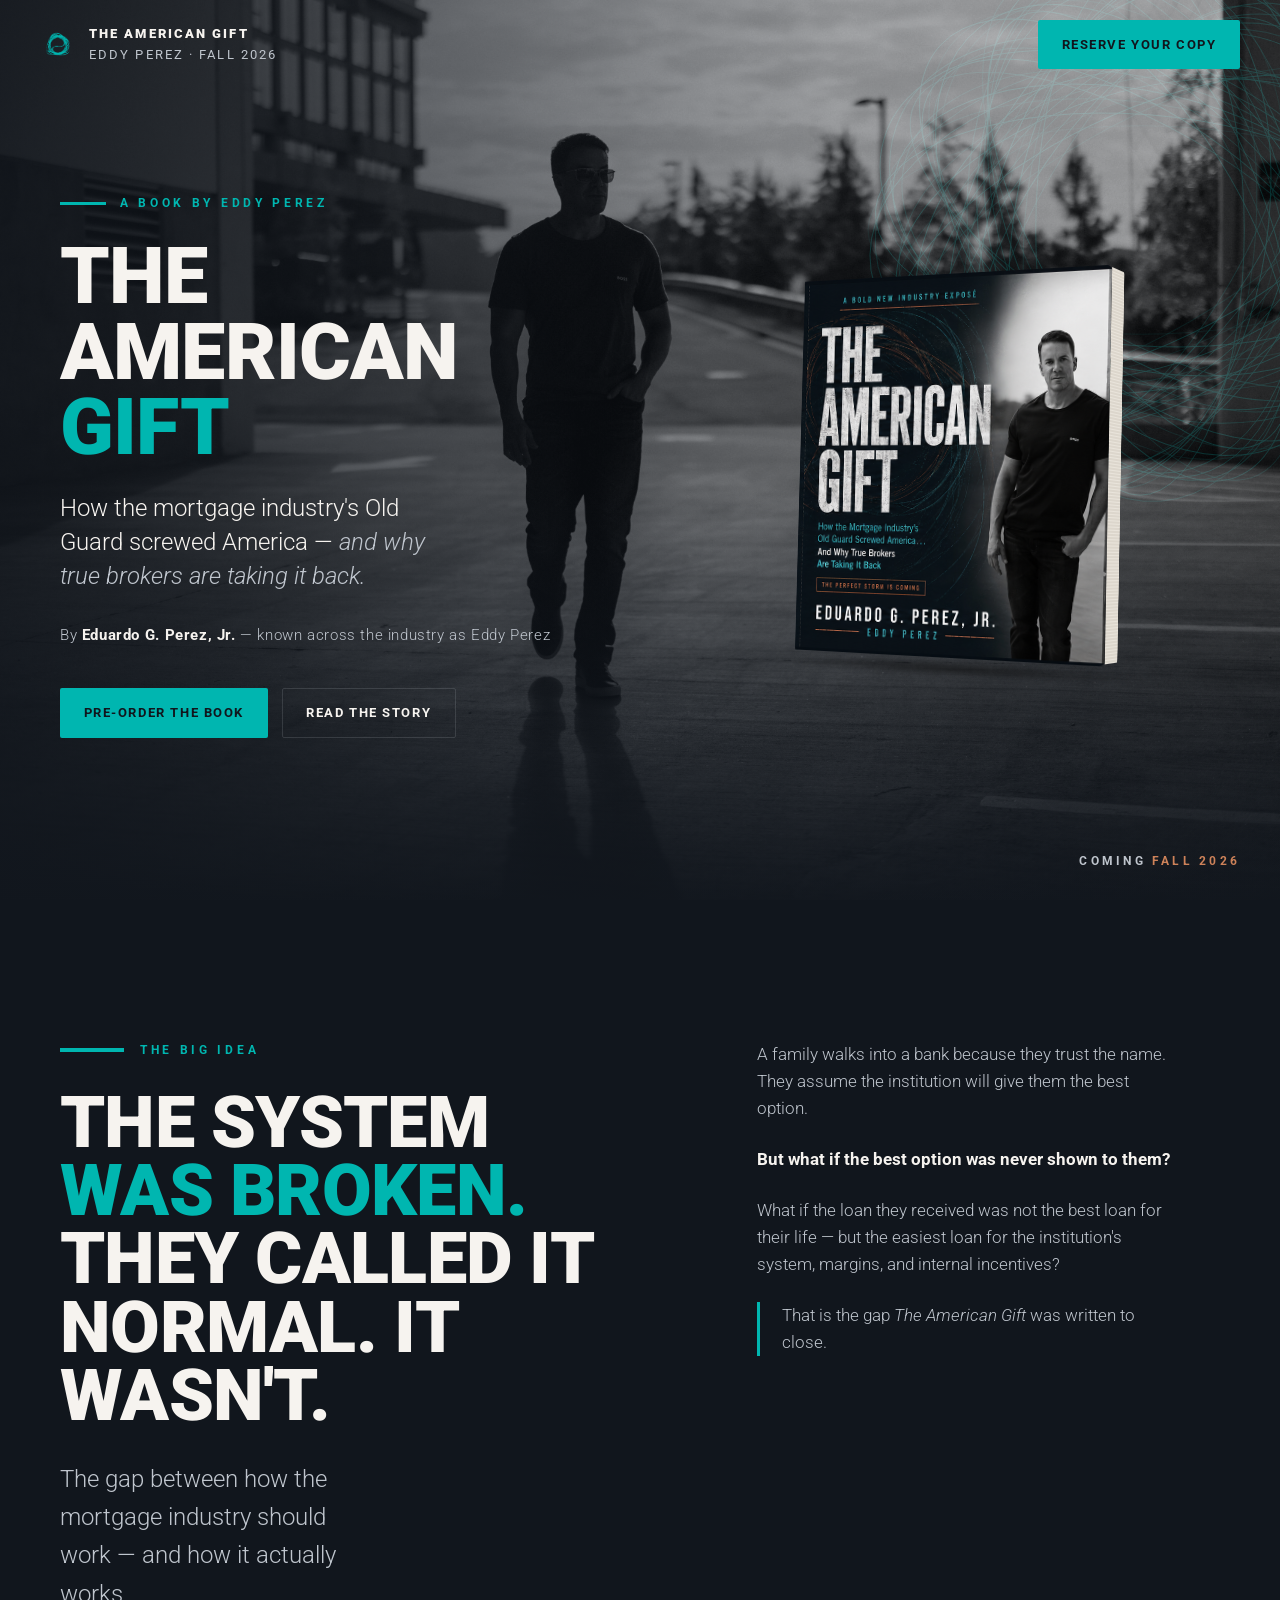
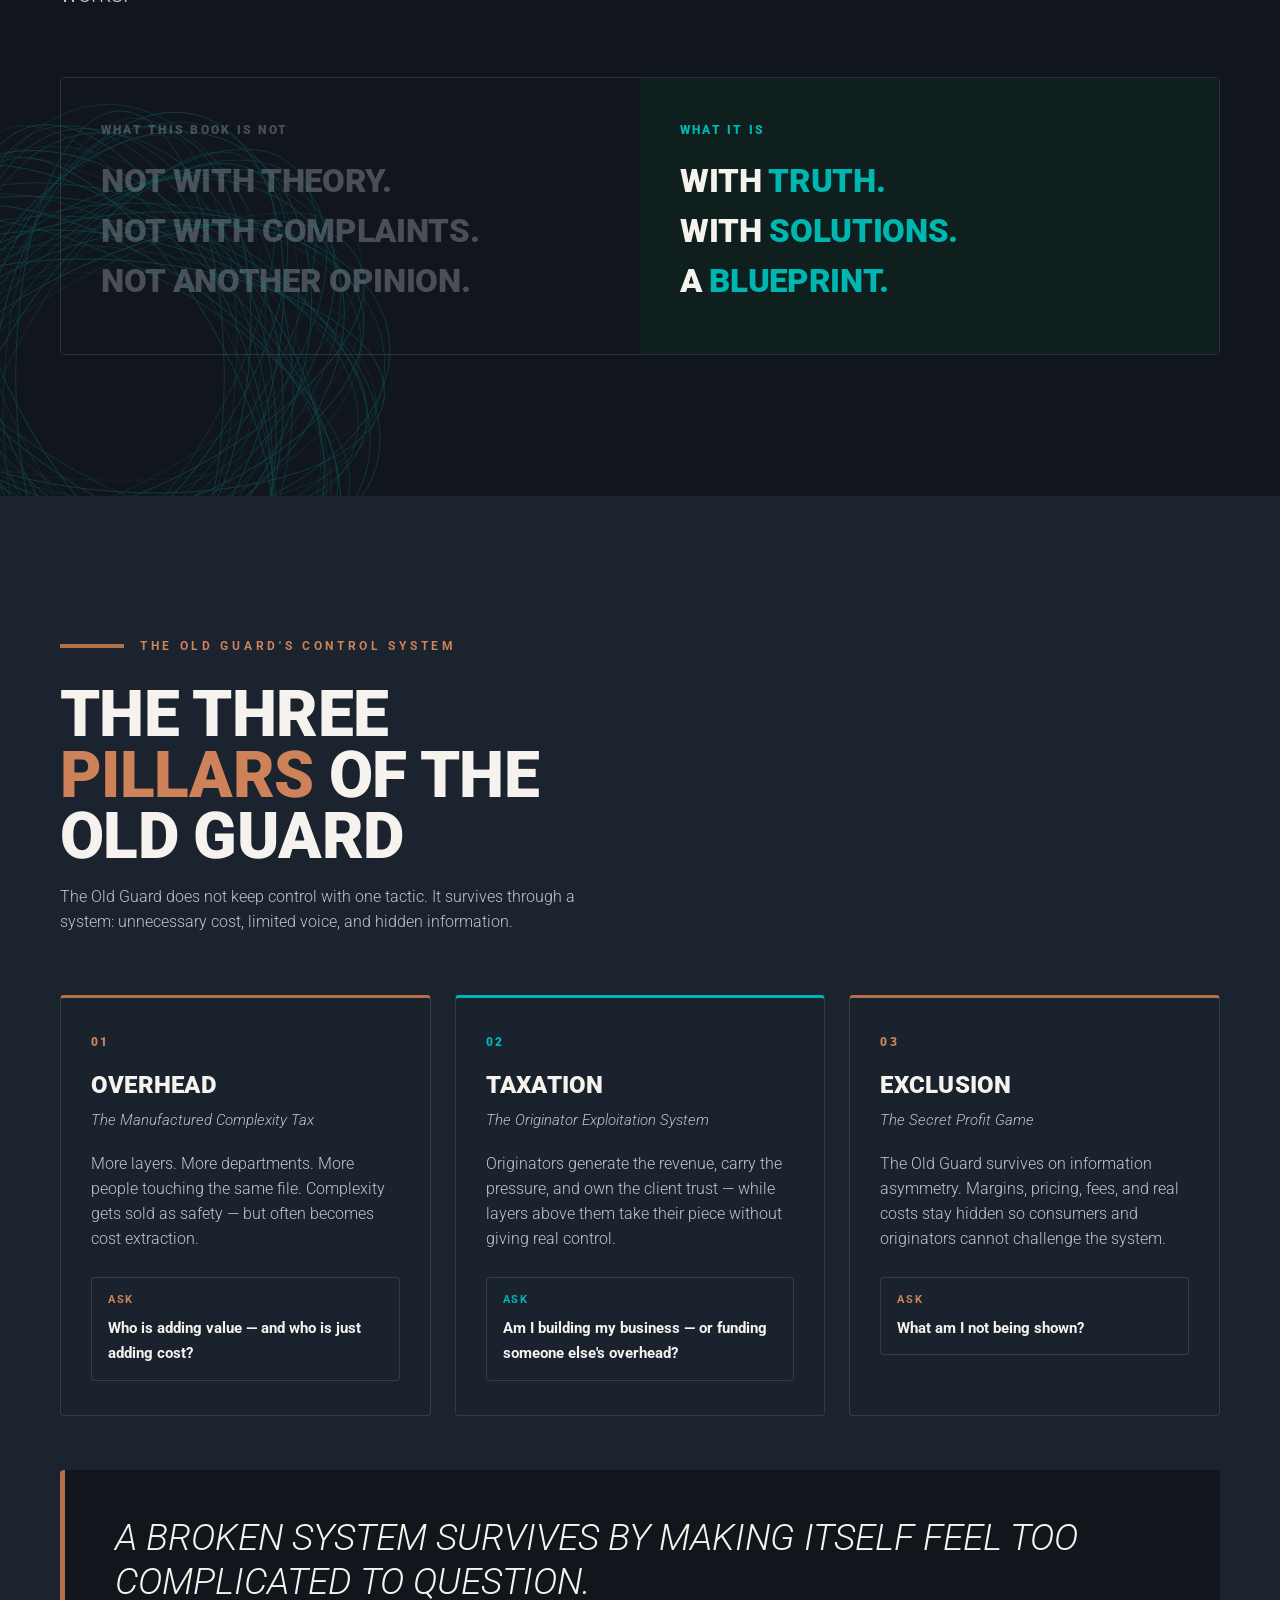
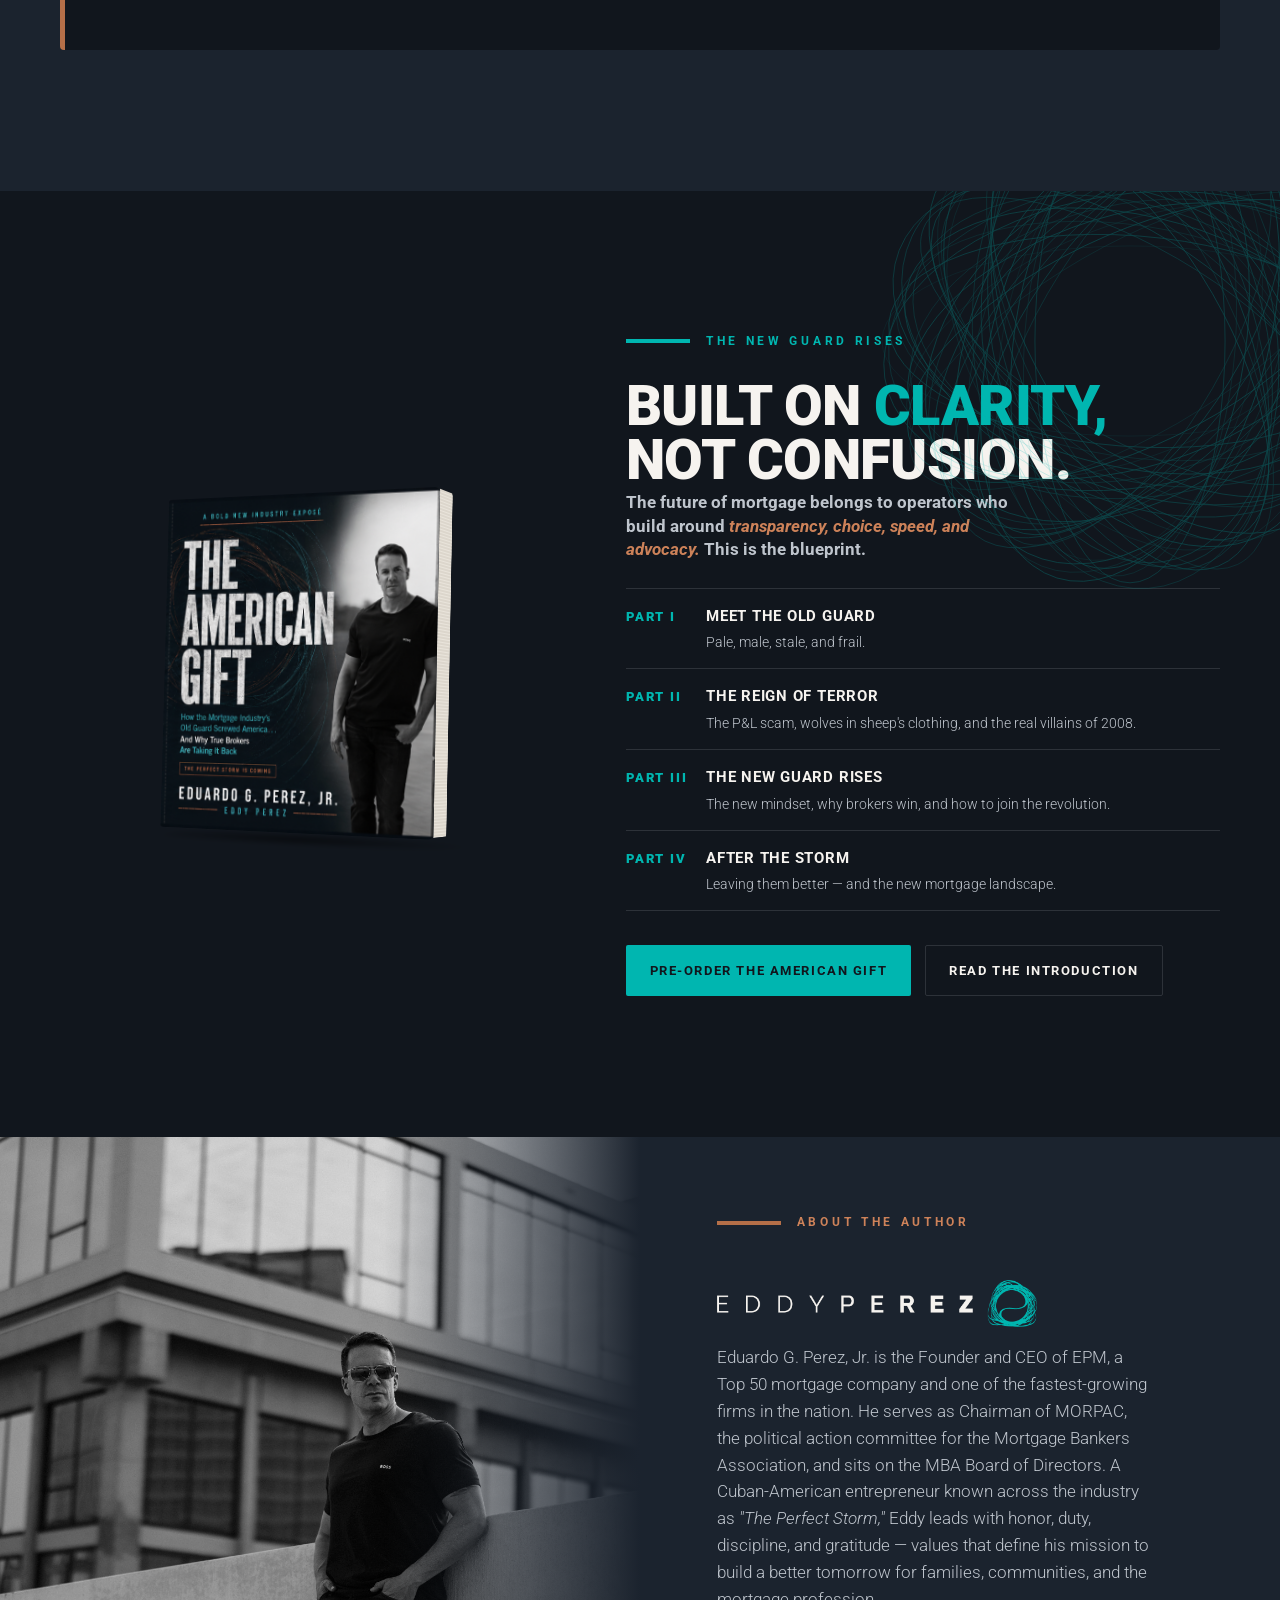
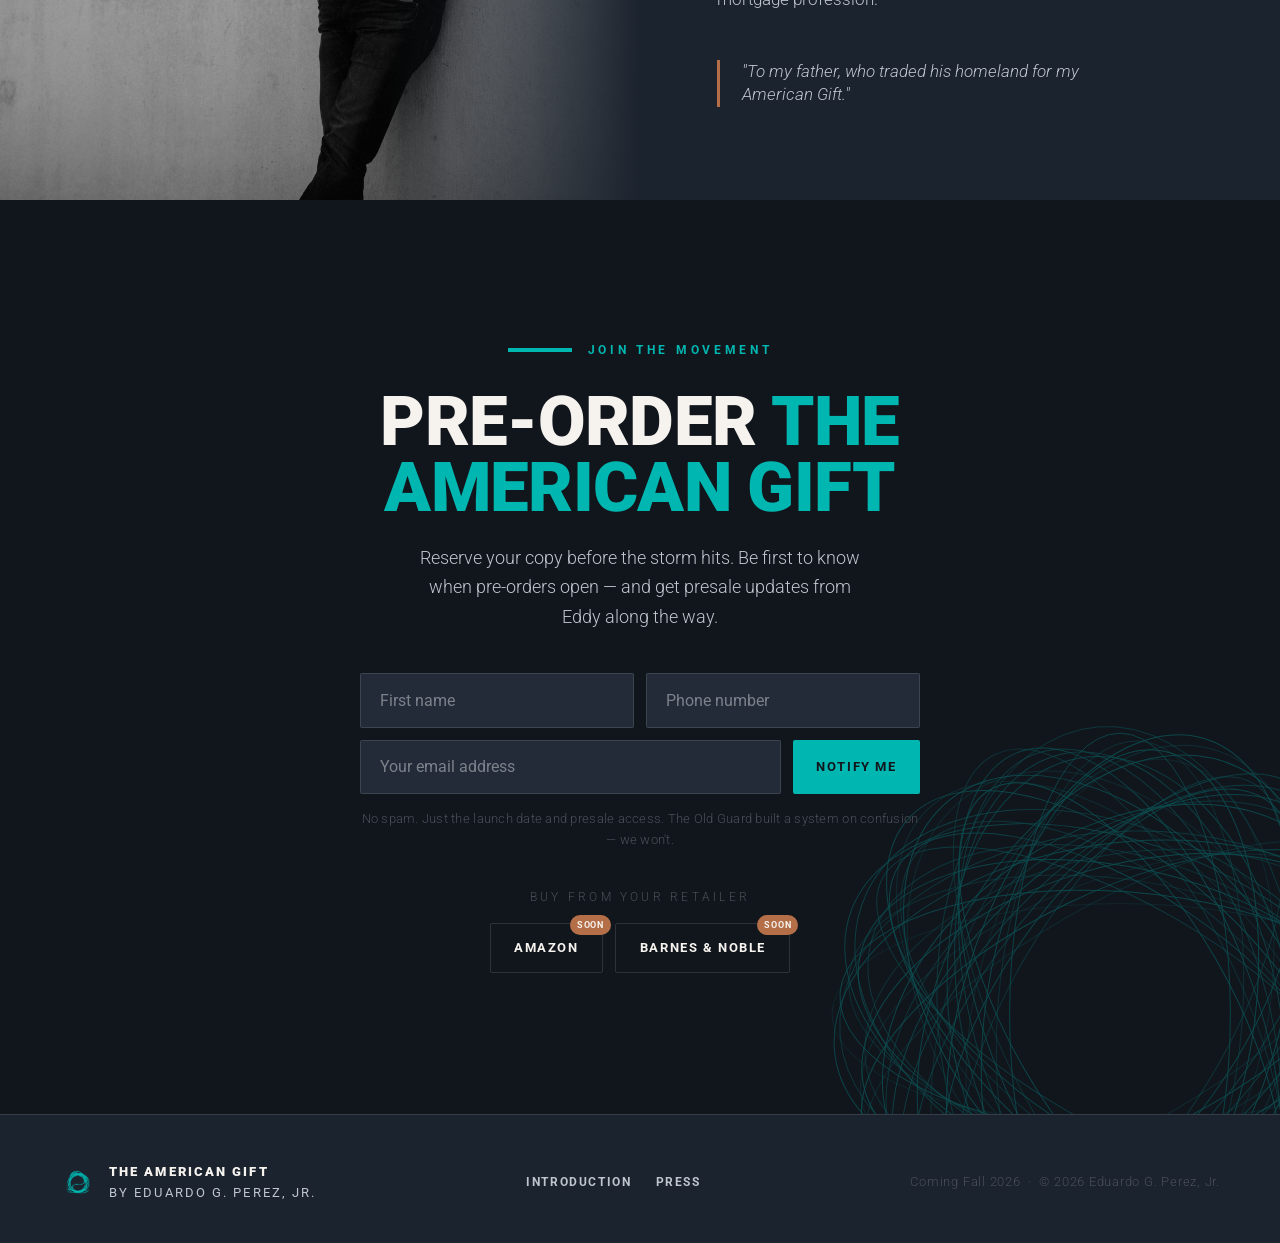
<file: index.html>
<!DOCTYPE html>
<html lang="en">
<head>
<meta charset="UTF-8" />
<meta name="viewport" content="width=device-width, initial-scale=1.0" />
<title>The American Gift — Eddy Perez | Pre-order</title>
<!-- v2 -->
<link rel="preconnect" href="https://fonts.googleapis.com" />
<link rel="preconnect" href="https://fonts.gstatic.com" crossorigin />
<link rel="stylesheet" href="assets/brand.css" />
<style>
/* ============ DIRECTION A — "THE STORM" (cinematic, teal-forward) ============ */
.a-body{ background:var(--midnight); overflow-x:hidden; }

/* ---- nav ---- */
.nav{
  position:fixed; top:0; left:0; right:0; z-index:50;
  display:flex; align-items:center; justify-content:space-between;
  padding:20px 40px;
  transition:background .3s ease, padding .3s ease, border-color .3s ease;
  border-bottom:1px solid transparent;
}
.nav.scrolled{ background:rgba(17,22,29,.86); backdrop-filter:blur(12px); padding:14px 40px; border-bottom:1px solid var(--line); }
.nav__brand{ display:flex; align-items:center; gap:13px; text-decoration:none; }
.mono{
  width:34px; height:34px; border-radius:50%;
  border:1.5px solid var(--teal); color:var(--teal);
  display:grid; place-items:center;
  font-weight:900; font-size:1rem; font-style:italic;
}
.nav__name{ font-weight:900; text-transform:uppercase; letter-spacing:.16em; font-size:.82rem; }
.nav__name span{ color:var(--graphite); font-weight:400; }

/* ---- hero ---- */
.hero{ --veil:0.6; position:relative; min-height:100vh; display:flex; align-items:center; overflow:hidden; }
.hero__bg{ position:absolute; inset:0; z-index:0; }
.hero__bg img{ width:100%; height:100%; object-fit:cover; object-position:50% center; filter:grayscale(1) contrast(1.08); transition:opacity .3s ease; }
/* Gradient veil over the photo — driven by --veil so it's tweakable (higher = darker) */
.hero__bg::after{
  content:""; position:absolute; inset:0;
  background:
    linear-gradient(90deg,
      rgba(17,22,29,calc(var(--veil) + 0.2)) 0%,
      rgba(17,22,29,var(--veil)) 34%,
      rgba(17,22,29,calc(var(--veil) * 0.55)) 66%,
      rgba(17,22,29,calc(var(--veil) * 0.28)) 100%),
    linear-gradient(0deg, rgba(17,22,29,.96) 0%, rgba(17,22,29,.5) 22%, transparent 46%);
}
.hero.no-photo .hero__bg img{ opacity:0; }
.hero.no-photo .hero__bg{ background:radial-gradient(120% 90% at 72% 38%, #1f2a37 0%, var(--ink) 70%); }
.hero .storm{ width:680px; height:680px; top:-110px; right:-200px; opacity:.26; z-index:1; mix-blend-mode:screen; }

/* The two-column hero — copy left, 3D book right */
.hero__inner{
  position:relative; z-index:2; padding-top:104px; padding-bottom:72px; width:100%;
  display:grid; grid-template-columns:1.04fr .96fr; gap:clamp(28px,4.5vw,64px); align-items:center;
}
.hero__copy{ min-width:0; }
.hero__book{ display:flex; justify-content:center; align-items:center; }
.hero__book .book{ --bw:340px; --bh:calc(var(--bw) * 1.122); }
/* placement variants */
.hero__inner.book-left  .hero__copy{ order:2; }
.hero__inner.book-left  .hero__book{ order:1; justify-content:flex-start; }
.hero__inner.book-none{ grid-template-columns:1fr; }
.hero__inner.book-none  .hero__book{ display:none; }
.hero__tag{ display:flex; align-items:center; gap:14px; margin-bottom:26px; }
.hero__tag .rule{ width:46px; height:3px; }
.hero h1{ font-size:clamp(3rem, 6.2vw, 6.2rem); max-width:12ch; }
.hero h1 .gift{ color:var(--teal); }
.hero__sub{
  font-size:clamp(1.05rem,2.1vw,1.5rem);
  font-weight:300; color:var(--bone);
  max-width:30ch; margin:28px 0 0;
  line-height:1.4;
}
.hero__sub em{ color:var(--graphite); font-style:italic; }
.hero__author{ margin-top:30px; font-size:.95rem; color:var(--graphite); letter-spacing:.04em; }
.hero__author strong{ color:var(--bone); font-weight:700; }
.hero__cta{ display:flex; flex-wrap:wrap; gap:14px; margin-top:40px; }
.hero__meta{
  position:absolute; bottom:30px; right:40px; z-index:2;
  text-align:right; font-weight:700; text-transform:uppercase;
  letter-spacing:.28em; font-size:.72rem; color:var(--graphite);
}
.hero__meta span{ color:var(--copper-bright); }

/* ---- generic section ---- */
.band{ padding:clamp(80px,11vw,150px) 0; position:relative; }
.band--ink{ background:var(--ink); }
.eyebrow-row{ display:flex; align-items:center; gap:16px; margin-bottom:30px; }

/* ---- manifesto ---- */
.manifesto{ position:relative; overflow:hidden; }
.manifesto .storm{ width:680px; height:680px; bottom:-220px; left:-220px; opacity:.28; }
.manifesto__grid{ display:grid; grid-template-columns:1.15fr .85fr; gap:70px; align-items:start; }
.manifesto h2{ font-size:clamp(2.6rem,5.6vw,5rem); }
.manifesto h2 .br{ color:var(--teal); }
.manifesto__lead{ font-size:clamp(1.15rem,2vw,1.5rem); color:var(--graphite); margin:30px 0 0; max-width:24ch; }
.manifesto__body p{ color:var(--graphite); font-size:1.06rem; margin:0 0 1.4em; max-width:46ch; }
.manifesto__body p strong{ color:var(--bone); font-weight:700; }
.manifesto__close{
  margin-top:18px; font-size:1.18rem; color:var(--bone);
  border-left:3px solid var(--teal); padding-left:22px;
}
.versus{
  margin-top:64px; display:grid; grid-template-columns:1fr 1fr; gap:0;
  border:1px solid var(--line); border-radius:4px; overflow:hidden;
}
.versus__col{ padding:42px 40px; }
.versus__col--not{ background:transparent; }
.versus__col--with{ background:#0e1f1e; }
.versus__col h4{ font-weight:900; text-transform:uppercase; letter-spacing:.18em; font-size:.78rem; margin:0 0 22px; }
.versus__col--not h4{ color:var(--steel); }
.versus__col--with h4{ color:var(--teal); }
.versus__col ul{ list-style:none; margin:0; padding:0; }
.versus__col li{ font-weight:900; text-transform:uppercase; font-size:clamp(1.4rem,2.6vw,2.1rem); line-height:1.15; margin:0 0 .35em; letter-spacing:-.01em; }
.versus__col--not li{ color:var(--steel); }
.versus__col--with li{ color:var(--bone); }
.versus__col--with li span{ color:var(--teal); }

/* ---- pillars (old guard) ---- */
.guard__head{ max-width:62ch; margin-bottom:60px; }
.guard__head h2{ font-size:clamp(2.4rem,5vw,4.4rem); }
.guard__head h2 .hl{ color:var(--copper-bright); }
.pillars{ display:grid; grid-template-columns:repeat(3,1fr); gap:24px; }
.pillar{
  background:var(--card-2); border:1px solid var(--line);
  border-top:3px solid var(--copper); border-radius:4px;
  padding:34px 30px; position:relative;
}
.pillar:nth-child(2){ border-top-color:var(--teal); }
.pillar:nth-child(3){ border-top-color:var(--copper); }
.pillar__num{ font-weight:900; font-size:.78rem; color:var(--copper-bright); letter-spacing:.2em; }
.pillar:nth-child(2) .pillar__num{ color:var(--teal); }
.pillar h3{ font-weight:900; text-transform:uppercase; font-size:1.5rem; margin:14px 0 4px; letter-spacing:.01em; }
.pillar__tag{ font-style:italic; font-weight:300; color:var(--graphite); font-size:.95rem; margin-bottom:18px; }
.pillar p{ color:var(--graphite); font-size:.98rem; margin:0 0 26px; }
.pillar__ask{ border:1px solid var(--line); border-radius:3px; padding:14px 16px; }
.pillar__ask span{ display:block; font-weight:700; text-transform:uppercase; letter-spacing:.16em; font-size:.66rem; color:var(--copper-bright); margin-bottom:6px; }
.pillar:nth-child(2) .pillar__ask span{ color:var(--teal); }
.pillar__ask strong{ font-weight:700; font-size:.95rem; color:var(--bone); }
.guard__quote{
  margin-top:54px; background:var(--ink); border-radius:4px; padding:46px 50px;
  font-style:italic; font-weight:300; font-size:clamp(1.4rem,3vw,2.3rem);
  text-transform:uppercase; line-height:1.2; color:var(--bone);
  position:relative; border-left:5px solid var(--copper);
}

/* ---- book section ---- */
.book-sec{ background:var(--ink); position:relative; overflow:hidden; }
.book-sec .storm{ width:620px; height:620px; top:-160px; right:-160px; opacity:.3; }
.book-grid{ display:grid; grid-template-columns:.9fr 1.1fr; gap:80px; align-items:center; }
.book-stage{ display:flex; justify-content:center; }
.book-sec h2{ font-size:clamp(2.2rem,4.4vw,3.8rem); margin:0 0 4px; }
.book-sec h2 .gift{ color:var(--teal); }
.book-sub{ font-weight:700; color:var(--graphite); font-size:1.05rem; margin:0 0 26px; max-width:40ch; line-height:1.4; }
.book-sub em{ color:var(--copper-bright); font-style:italic; }
.toc{ list-style:none; margin:26px 0 34px; padding:0; border-top:1px solid var(--line); }
.toc li{ display:flex; gap:18px; padding:15px 0; border-bottom:1px solid var(--line); align-items:baseline; }
.toc__n{ font-weight:900; color:var(--teal); font-size:.8rem; letter-spacing:.14em; min-width:62px; }
.toc__t{ font-weight:700; text-transform:uppercase; letter-spacing:.05em; font-size:.96rem; }
.toc__t small{ display:block; font-weight:300; text-transform:none; letter-spacing:0; color:var(--graphite); font-size:.86rem; margin-top:3px; }

/* ---- about ---- */
.about{ position:relative; }
.about-grid{ display:grid; grid-template-columns:1fr 1fr; gap:0; align-items:stretch; }
.about__photo{ position:relative; min-height:560px; }
.about__photo img{ position:absolute; inset:0; width:100%; height:100%; object-fit:cover; filter:grayscale(1) contrast(1.04); }
.about__photo::after{ content:""; position:absolute; inset:0; background:linear-gradient(90deg,transparent 60%, var(--midnight)); }
.about__text{ padding:clamp(40px,6vw,90px); display:flex; flex-direction:column; justify-content:center; }
.about__text h2{ font-size:clamp(2.2rem,4.6vw,3.8rem); margin:18px 0 0; }
.about__text p{ color:var(--graphite); font-size:1.05rem; max-width:48ch; }
.dedication{
  margin-top:30px; font-style:italic; font-weight:300;
  font-size:1.32rem; color:var(--bone); line-height:1.4;
  border-left:3px solid var(--copper); padding-left:22px; max-width:34ch;
}

/* ---- pre-order ---- */
.preorder{ background:var(--ink); position:relative; overflow:hidden; }
.preorder .storm{ width:720px; height:720px; bottom:-260px; right:-200px; opacity:.34; }
.preorder__inner{ max-width:760px; margin:0 auto; text-align:center; position:relative; z-index:2; }
.preorder h2{ font-size:clamp(2.4rem,5.4vw,4.6rem); margin:18px 0 0; }
.preorder h2 .gift{ color:var(--teal); }
.preorder__lead{ color:var(--graphite); font-size:1.15rem; max-width:46ch; margin:22px auto 0; }
.form{ margin:42px auto 0; max-width:560px; }
.form__row{ display:flex; gap:12px; }
.form__row + .form__row{ margin-top:12px; }
.form input{
  flex:1; min-width:0; font-family:var(--font); font-size:1rem;
  background:var(--card); border:1px solid var(--line); color:var(--bone);
  padding:1.05em 1.2em; border-radius:2px; outline:none;
  transition:border-color .2s ease;
}
.form input::placeholder{ color:#7c828b; }
.form input:focus{ border-color:var(--teal); }
/* honeypot — visually hidden; only bots fill it */
.form__hp{ position:absolute; left:-9999px; width:1px; height:1px; overflow:hidden; }
.form__note{ font-size:.82rem; color:var(--steel); margin-top:14px; letter-spacing:.02em; }
.form__success{
  display:none; padding:30px; border:1px solid var(--teal);
  background:#0e1f1e; border-radius:4px; font-size:1.1rem;
}
.form__success strong{ color:var(--teal); }
.form.done .form__row, .form.done .form__note{ display:none; }
.form.done .form__success{ display:block; }
.retail{ margin-top:38px; }
.retail__label{ font-size:.72rem; text-transform:uppercase; letter-spacing:.28em; color:var(--steel); margin-bottom:16px; }
.retail__btns{ display:flex; gap:12px; justify-content:center; flex-wrap:wrap; }
.retail .btn{ position:relative; }
.retail .btn small{ position:absolute; top:-9px; right:-9px; background:var(--copper); color:var(--bone); font-size:.56rem; letter-spacing:.1em; padding:3px 7px; border-radius:20px; }

/* ---- footer ---- */
.foot{ background:var(--midnight); border-top:1px solid var(--line); padding:46px 0 40px; }
.foot__grid{ display:flex; justify-content:space-between; align-items:center; gap:30px; flex-wrap:wrap; }
.foot__brand{ display:flex; align-items:center; gap:13px; }
.foot__meta{ font-size:.8rem; color:var(--steel); letter-spacing:.06em; }
.foot__meta strong{ color:var(--graphite); font-weight:700; }

/* ---- reveal ---- */
.reveal{ opacity:0; transform:translateY(26px); transition:opacity .7s ease, transform .7s ease; }
.reveal.in{ opacity:1; transform:none; }
@media (prefers-reduced-motion:reduce){ .reveal{ opacity:1; transform:none; } }

/* ---- responsive ---- */
@media (max-width:980px){
  .manifesto__grid{ grid-template-columns:1fr; gap:44px; }
  .book-grid{ grid-template-columns:1fr; gap:50px; }
  .about-grid{ grid-template-columns:1fr; }
  .about__photo{ min-height:420px; }
  .about__photo::after{ background:linear-gradient(0deg,var(--midnight),transparent 50%); }
  .pillars{ grid-template-columns:1fr; }
}
@media (max-width:860px){
  .hero__inner{ grid-template-columns:1fr; gap:46px; }
  .hero__book, .hero__inner.book-left .hero__book{ justify-content:flex-start; }
  .hero__book .book{ --bw:248px; }
  .hero__inner.book-left .hero__copy{ order:1; }
  .hero__inner.book-left .hero__book{ order:2; }
}
@media (max-width:640px){
  .nav{ padding:16px 22px; }
  .nav__cta{ display:none; }
  .versus{ grid-template-columns:1fr; }
  .form__row{ flex-direction:column; }
  .hero__meta{ right:22px; }
}
</style>
</head>
<body class="a-body">

<!-- ========================= NAV ========================= -->
<nav class="nav" id="nav">
  <a class="nav__brand" href="#top">
    <img class="brandmark" src="/assets/ep-logomark.png" alt="Eddy Perez" width="36" height="36" />
    <span class="nav__name">The American Gift<br><span>Eddy Perez · Fall 2026</span></span>
  </a>
  <a class="btn btn--teal nav__cta" href="#preorder">Reserve your copy</a>
</nav>

<!-- ========================= HERO ========================= -->
<header class="hero section" id="top">
  <div class="hero__bg"><img src="assets/_Y1A7140.jpg" alt="Eddy Perez walking" /></div>
  <span class="storm storm--teal"></span>
  <div class="wrap hero__inner book-right" id="heroInner">
    <div class="hero__copy">
      <div class="hero__tag reveal">
        <span class="rule rule--teal"></span>
        <span class="kicker">A Book by Eddy Perez</span>
      </div>
      <h1 class="display reveal">The American <span class="gift">Gift</span></h1>
      <p class="hero__sub reveal">How the mortgage industry's Old Guard screwed America — <em>and why true brokers are taking it back.</em></p>
      <p class="hero__author reveal">By <strong>Eduardo G. Perez, Jr.</strong> — known across the industry as Eddy Perez</p>
      <div class="hero__cta reveal">
        <a class="btn btn--teal" href="#preorder">Pre-order the book</a>
        <a class="btn btn--ghost" href="/introduction/">Read the story</a>
      </div>
    </div>

    <div class="hero__book reveal">
      <div class="book" aria-label="The American Gift book cover">
        <img class="book__cover" src="assets/cover-front.png" alt="The American Gift book cover" />
        <div class="book__spine"></div>
        <div class="book__pages"></div>
        <div class="book__shadow"></div>
      </div>
    </div>
  </div>
  <div class="hero__meta">Coming <span>Fall 2026</span></div>
</header>

<!-- ========================= MANIFESTO ========================= -->
<section class="band band--ink manifesto section">
  <span class="storm storm--teal"></span>
  <div class="wrap">
    <div class="manifesto__grid">
      <div>
        <div class="eyebrow-row reveal"><span class="rule rule--teal"></span><span class="kicker">The Big Idea</span></div>
        <h2 class="display reveal">The system<br><span class="br">was broken.</span><br>They called it<br>normal. It wasn't.</h2>
        <p class="manifesto__lead reveal">The gap between how the mortgage industry should work — and how it actually works.</p>
      </div>
      <div class="manifesto__body reveal">
        <p>A family walks into a bank because they trust the name. They assume the institution will give them the best option.</p>
        <p><strong>But what if the best option was never shown to them?</strong></p>
        <p>What if the loan they received was not the best loan for their life — but the easiest loan for the institution's system, margins, and internal incentives?</p>
        <p class="manifesto__close">That is the gap <em>The American Gift</em> was written to close.</p>
      </div>
    </div>

    <div class="versus reveal">
      <div class="versus__col versus__col--not">
        <h4>What this book is not</h4>
        <ul>
          <li>Not with theory.</li>
          <li>Not with complaints.</li>
          <li>Not another opinion.</li>
        </ul>
      </div>
      <div class="versus__col versus__col--with">
        <h4>What it is</h4>
        <ul>
          <li>With <span>truth.</span></li>
          <li>With <span>solutions.</span></li>
          <li>A <span>blueprint.</span></li>
        </ul>
      </div>
    </div>
  </div>
</section>

<!-- ========================= OLD GUARD ========================= -->
<section class="band guard section">
  <div class="wrap">
    <div class="guard__head reveal">
      <div class="eyebrow-row"><span class="rule"></span><span class="kicker kicker--copper">The Old Guard's Control System</span></div>
      <h2 class="display">The three <span class="hl">pillars</span> of the Old Guard</h2>
      <p class="lead" style="margin-top:18px;max-width:60ch;">The Old Guard does not keep control with one tactic. It survives through a system: unnecessary cost, limited voice, and hidden information.</p>
    </div>
    <div class="pillars">
      <div class="pillar reveal">
        <div class="pillar__num">01</div>
        <h3>Overhead</h3>
        <div class="pillar__tag">The Manufactured Complexity Tax</div>
        <p>More layers. More departments. More people touching the same file. Complexity gets sold as safety — but often becomes cost extraction.</p>
        <div class="pillar__ask"><span>Ask</span><strong>Who is adding value — and who is just adding cost?</strong></div>
      </div>
      <div class="pillar reveal">
        <div class="pillar__num">02</div>
        <h3>Taxation</h3>
        <div class="pillar__tag">The Originator Exploitation System</div>
        <p>Originators generate the revenue, carry the pressure, and own the client trust — while layers above them take their piece without giving real control.</p>
        <div class="pillar__ask"><span>Ask</span><strong>Am I building my business — or funding someone else's overhead?</strong></div>
      </div>
      <div class="pillar reveal">
        <div class="pillar__num">03</div>
        <h3>Exclusion</h3>
        <div class="pillar__tag">The Secret Profit Game</div>
        <p>The Old Guard survives on information asymmetry. Margins, pricing, fees, and real costs stay hidden so consumers and originators cannot challenge the system.</p>
        <div class="pillar__ask"><span>Ask</span><strong>What am I not being shown?</strong></div>
      </div>
    </div>
    <div class="guard__quote reveal">A broken system survives by making itself feel too complicated to question.</div>
  </div>
</section>

<!-- ========================= BOOK / NEW GUARD ========================= -->
<section class="band book-sec section">
  <span class="storm storm--teal"></span>
  <div class="wrap">
    <div class="book-grid">
      <div class="book-stage reveal">
        <div class="book" aria-label="The American Gift book cover">
          <img class="book__cover" src="assets/cover-front.png" alt="The American Gift book cover" />
          <div class="book__spine"></div>
          <div class="book__pages"></div>
          <div class="book__shadow"></div>
        </div>
      </div>
      <div class="reveal">
        <div class="eyebrow-row"><span class="rule rule--teal"></span><span class="kicker">The New Guard Rises</span></div>
        <h2 class="display">Built on <span class="gift">clarity,</span><br>not confusion.</h2>
        <p class="book-sub">The future of mortgage belongs to operators who build around <em>transparency, choice, speed, and advocacy.</em> This is the blueprint.</p>
        <ul class="toc">
          <li><span class="toc__n">PART I</span><span class="toc__t">Meet the Old Guard<small>Pale, male, stale, and frail.</small></span></li>
          <li><span class="toc__n">PART II</span><span class="toc__t">The Reign of Terror<small>The P&amp;L scam, wolves in sheep's clothing, and the real villains of 2008.</small></span></li>
          <li><span class="toc__n">PART III</span><span class="toc__t">The New Guard Rises<small>The new mindset, why brokers win, and how to join the revolution.</small></span></li>
          <li><span class="toc__n">PART IV</span><span class="toc__t">After the Storm<small>Leaving them better — and the new mortgage landscape.</small></span></li>
        </ul>
        <div style="display:flex; gap:14px; flex-wrap:wrap;">
          <a class="btn btn--teal" href="#preorder">Pre-order The American Gift</a>
          <a class="btn btn--ghost" href="/introduction/">Read the introduction</a>
        </div>
      </div>
    </div>
  </div>
</section>

<!-- ========================= ABOUT ========================= -->
<section class="band about section" id="about" style="padding:0;">
  <div class="about-grid">
    <div class="about__photo reveal"><img src="assets/_Y1A7342.jpg" alt="Eddy Perez" /></div>
    <div class="about__text reveal">
      <div class="eyebrow-row"><span class="rule"></span><span class="kicker kicker--copper">About the Author</span></div>
      <h2 class="display"><img class="ep-lockup" src="/assets/ep-primary-lockup.png" alt="Eddy Perez" /></h2>
      <p>Eduardo G. Perez, Jr. is the Founder and CEO of EPM, a Top 50 mortgage company and one of the fastest-growing firms in the nation. He serves as Chairman of MORPAC, the political action committee for the Mortgage Bankers Association, and sits on the MBA Board of Directors. A Cuban-American entrepreneur known across the industry as <em>"The Perfect Storm,"</em> Eddy leads with honor, duty, discipline, and gratitude — values that define his mission to build a better tomorrow for families, communities, and the mortgage profession.</p>
      <p class="dedication">"To my father, who traded his homeland for my American Gift."</p>
    </div>
  </div>
</section>

<!-- ========================= PRE-ORDER ========================= -->
<section class="band preorder section" id="preorder">
  <span class="storm storm--teal"></span>
  <div class="wrap">
    <div class="preorder__inner">
      <div class="eyebrow-row reveal" style="justify-content:center;"><span class="rule rule--teal"></span><span class="kicker">Join the Movement</span></div>
      <h2 class="display reveal">Pre-order <span class="gift">The American Gift</span></h2>
      <p class="preorder__lead reveal">Reserve your copy before the storm hits. Be first to know when pre-orders open — and get presale updates from Eddy along the way.</p>

      <form class="form reveal" id="preorderForm" novalidate>
        <div class="form__row">
          <input type="text" name="name" placeholder="First name" aria-label="First name" required />
          <input type="tel" name="phone" placeholder="Phone number" aria-label="Phone number" required />
        </div>
        <div class="form__row">
          <input type="email" name="email" placeholder="Your email address" aria-label="Email address" required />
          <button type="submit" class="btn btn--teal">Notify me</button>
        </div>
        <div class="form__hp" aria-hidden="true">
          <label>Leave this field empty<input type="text" name="website" tabindex="-1" autocomplete="off" /></label>
        </div>
        <p class="form__note">No spam. Just the launch date and presale access. The Old Guard built a system on confusion — we won't.</p>
        <div class="form__success" role="status">
          <strong>You're on the list.</strong> We'll email you the moment pre-orders go live for <em>The American Gift</em>.
        </div>
      </form>

      <div class="retail reveal">
        <div class="retail__label">Buy from your retailer</div>
        <div class="retail__btns">
          <a class="btn btn--ghost" href="#" onclick="return false;">Amazon <small>Soon</small></a>
          <a class="btn btn--ghost" href="#" onclick="return false;">Barnes &amp; Noble <small>Soon</small></a>
        </div>
      </div>
    </div>
  </div>
</section>

<!-- ========================= FOOTER ========================= -->
<footer class="foot section">
  <div class="wrap foot__grid">
    <div class="foot__brand">
      <img class="brandmark" src="/assets/ep-logomark.png" alt="Eddy Perez" width="36" height="36" />
      <span class="nav__name">The American Gift<br><span>by Eduardo G. Perez, Jr.</span></span>
    </div>
    <nav class="foot__links" style="display:flex; gap:24px; flex-wrap:wrap;">
      <a href="/introduction/" style="color:var(--graphite);text-decoration:none;font-weight:700;text-transform:uppercase;letter-spacing:.14em;font-size:.72rem;">Introduction</a>
      <a href="/press/" style="color:var(--graphite);text-decoration:none;font-weight:700;text-transform:uppercase;letter-spacing:.14em;font-size:.72rem;">Press</a>
    </nav>
    <div class="foot__meta">Coming Fall 2026 &nbsp;·&nbsp; © 2026 Eduardo G. Perez, Jr.</div>
  </div>
</footer>

<script>
// nav shadow on scroll
const nav = document.getElementById('nav');
addEventListener('scroll', () => nav.classList.toggle('scrolled', scrollY > 40), {passive:true});

// reveal on scroll
const io = new IntersectionObserver((es) => {
  es.forEach(e => { if(e.isIntersecting){ e.target.classList.add('in'); io.unobserve(e.target); } });
}, {threshold:.12});
document.querySelectorAll('.reveal').forEach((el,i) => {
  el.style.transitionDelay = (Math.min(i%6,5)*60)+'ms';
  io.observe(el);
});

// ===================== PRE-ORDER CAPTURE =====================
// Primary store: YOUR OWN Supabase database. Fill these in from your Supabase
// project (Project Settings ▸ API):
//   SUPABASE_URL      = the "Project URL"  (e.g. https://abcdwxyz.supabase.co)
//   SUPABASE_ANON_KEY = the "anon public" / "publishable" key
// The anon/publishable key is SAFE to expose publicly — the table is locked down
// by Row Level Security (insert-only). NEVER put the service_role / secret key here.
const SUPABASE_URL      = "https://aknmkhtqywioqykqmywf.supabase.co";
const SUPABASE_ANON_KEY = "sb_publishable_cPAt91mcUnQWlGlkghGz7w_lUSNGT4U";

// Optional second destination: a HighLevel Inbound Webhook (leave "" to skip).
const HIGHLEVEL_WEBHOOK_URL = "";

const form = document.getElementById('preorderForm');
const submitBtn = form.querySelector('button[type="submit"]');

form.addEventListener('submit', async (e) => {
  e.preventDefault();

  // Spam honeypot: real people leave the hidden "website" field empty; bots fill
  // it. Quietly show success without storing anything.
  if (form.website && form.website.value) { form.classList.add('done'); return; }

  const name  = form.name.value.trim();
  const phone = form.phone.value.trim();
  const email = form.email.value.trim();

  // All three are required. Phone is lenient — needs at least 7 digits
  // (allows +, spaces, dashes, and parentheses).
  if(!name){ form.name.focus(); form.name.style.borderColor = '#B56F48'; return; }
  if((phone.match(/\d/g)||[]).length < 7){ form.phone.focus(); form.phone.style.borderColor = '#B56F48'; return; }
  if(!/^[^\s@]+@[^\s@]+\.[^\s@]+$/.test(email)){ form.email.focus(); form.email.style.borderColor = '#B56F48'; return; }

  const record = {
    name, phone, email,
    source: 'The American Gift — pre-order page',
    page: location.href
  };

  const label = submitBtn.textContent;
  submitBtn.disabled = true; submitBtn.textContent = 'Sending…';

  try {
    let sent = false;

    // 1) Save to your Supabase database
    if (SUPABASE_URL && SUPABASE_ANON_KEY) {
      const res = await fetch(SUPABASE_URL + '/rest/v1/preorders', {
        method: 'POST',
        headers: {
          'apikey': SUPABASE_ANON_KEY,
          'Authorization': 'Bearer ' + SUPABASE_ANON_KEY,
          'Content-Type': 'application/json',
          'Prefer': 'return=minimal'
        },
        body: JSON.stringify(record)
      });
      // 201 = saved. 409 = duplicate email (already on the list) — also a success.
      if (!res.ok && res.status !== 409) throw new Error('Supabase ' + res.status);
      sent = true;
    }

    // 2) Optionally forward to HighLevel (never blocks the signup)
    if (HIGHLEVEL_WEBHOOK_URL) {
      await fetch(HIGHLEVEL_WEBHOOK_URL, {
        method: 'POST',
        headers: { 'Content-Type': 'application/json' },
        body: JSON.stringify({ ...record, submitted_at: new Date().toISOString() })
      }).catch(() => {});
      sent = true;
    }

    // 3) Nothing configured yet — keep a local copy so test signups aren't lost
    if (!sent) {
      const list = JSON.parse(localStorage.getItem('tag_waitlist')||'[]');
      list.push({ name, email, at: Date.now() });
      localStorage.setItem('tag_waitlist', JSON.stringify(list));
    }
  } catch (err) {
    console.error('Pre-order submit failed:', err);
    submitBtn.disabled = false; submitBtn.textContent = label;
    form.email.style.borderColor = '#B56F48';
    return; // keep the form up so the visitor can retry
  }

  form.classList.add('done');
});
</script>
</body>
</html>
</file>
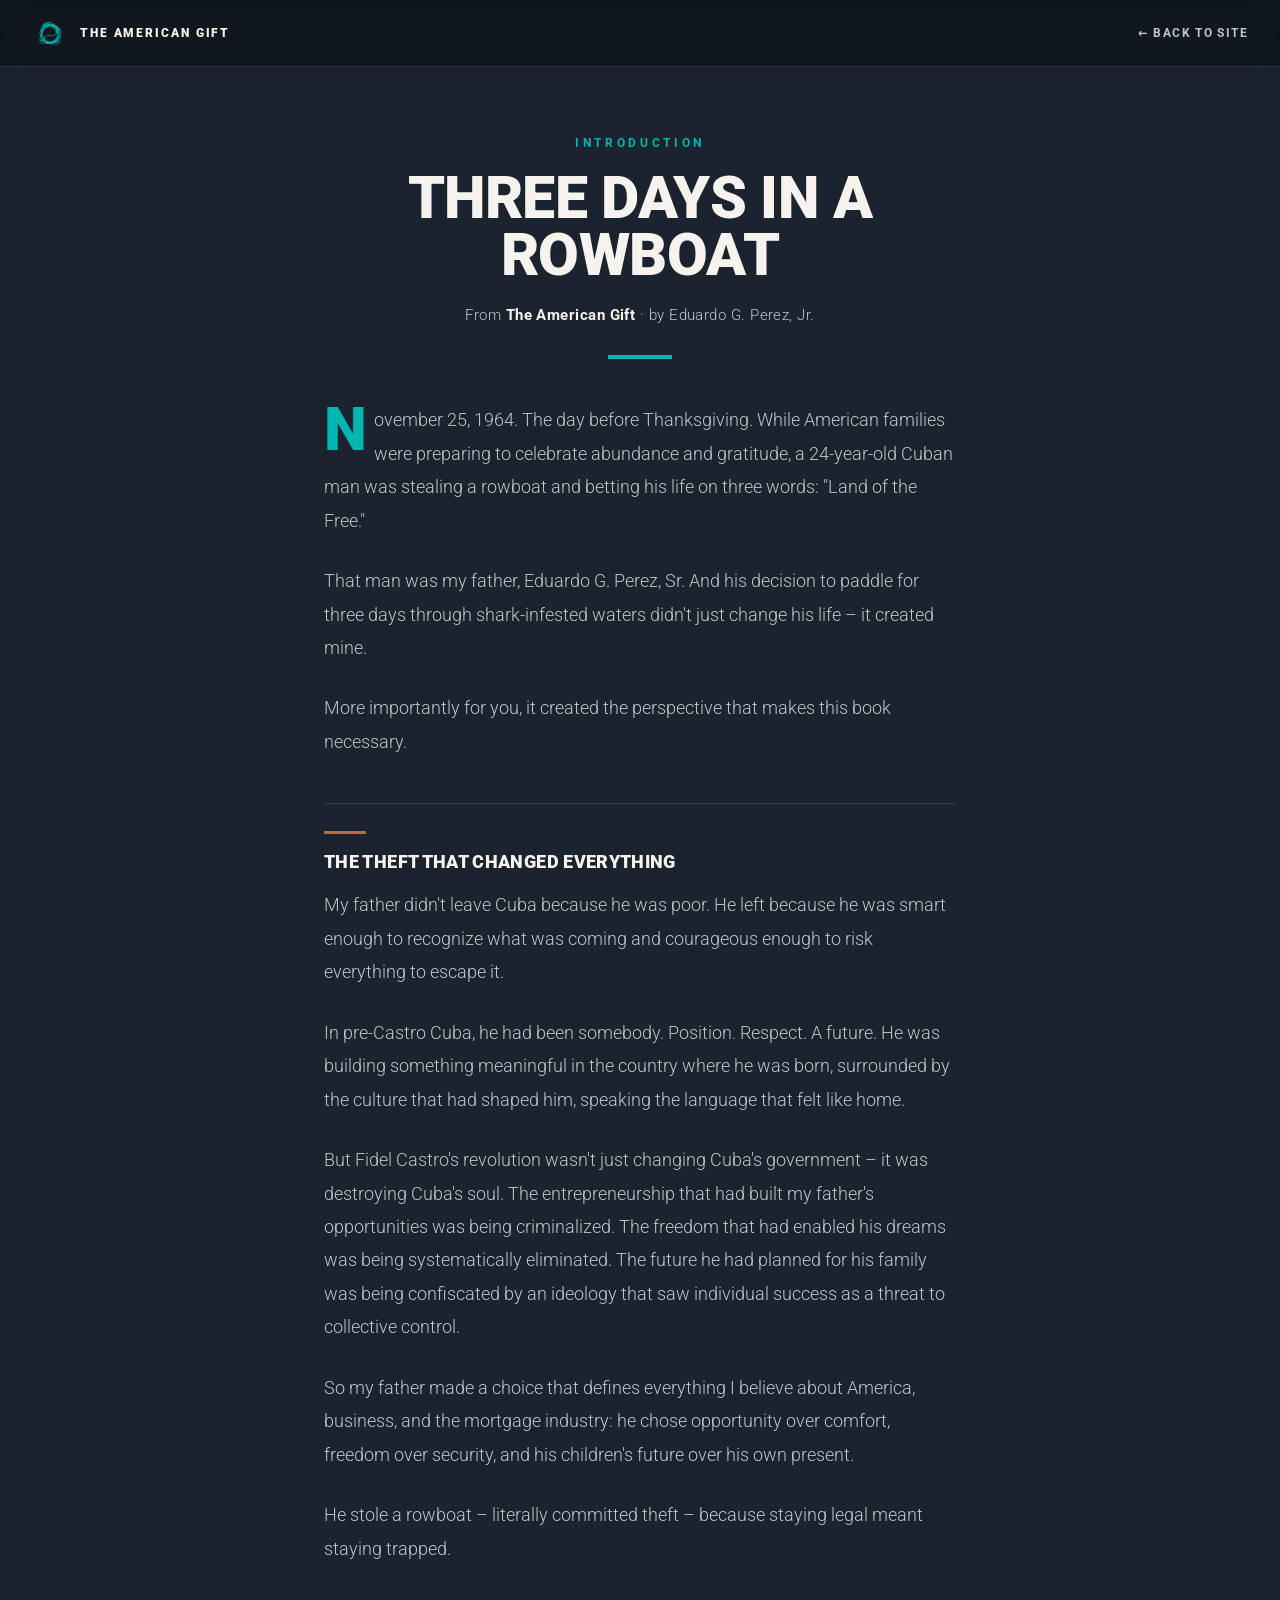
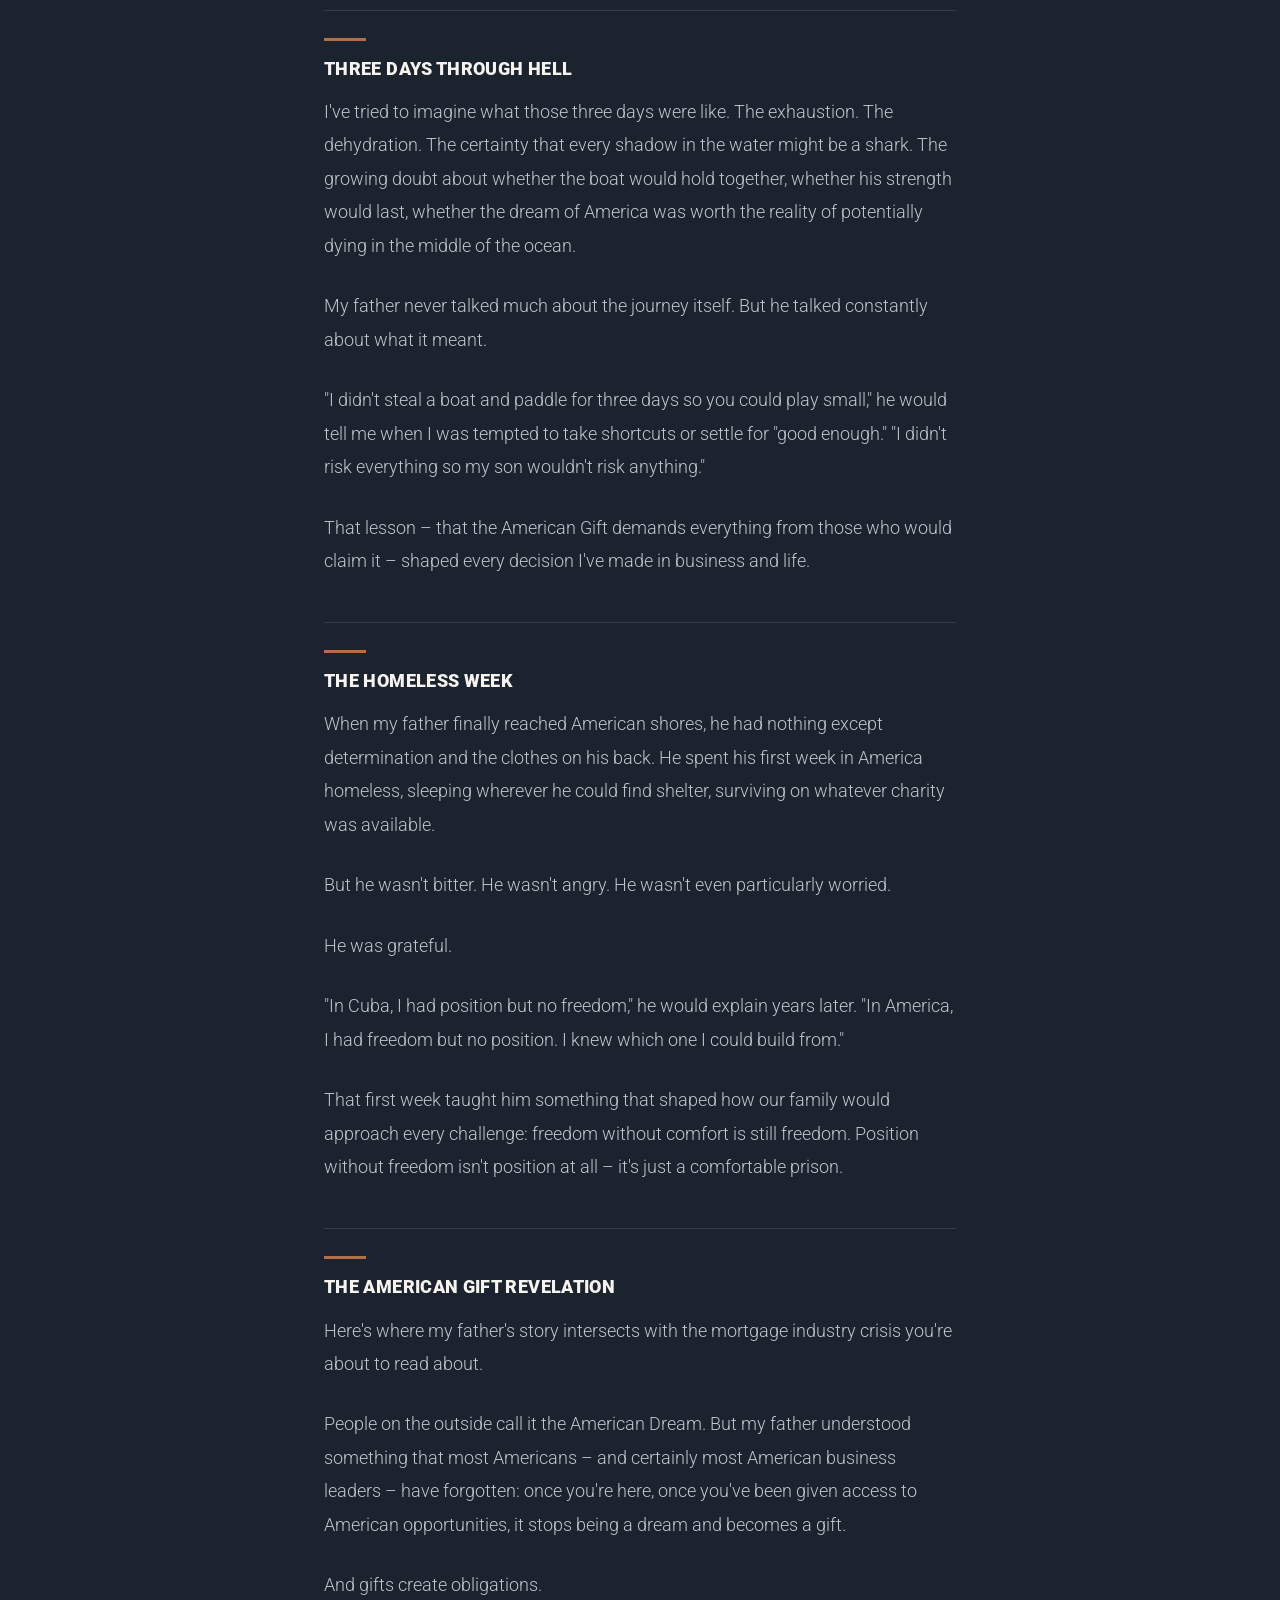
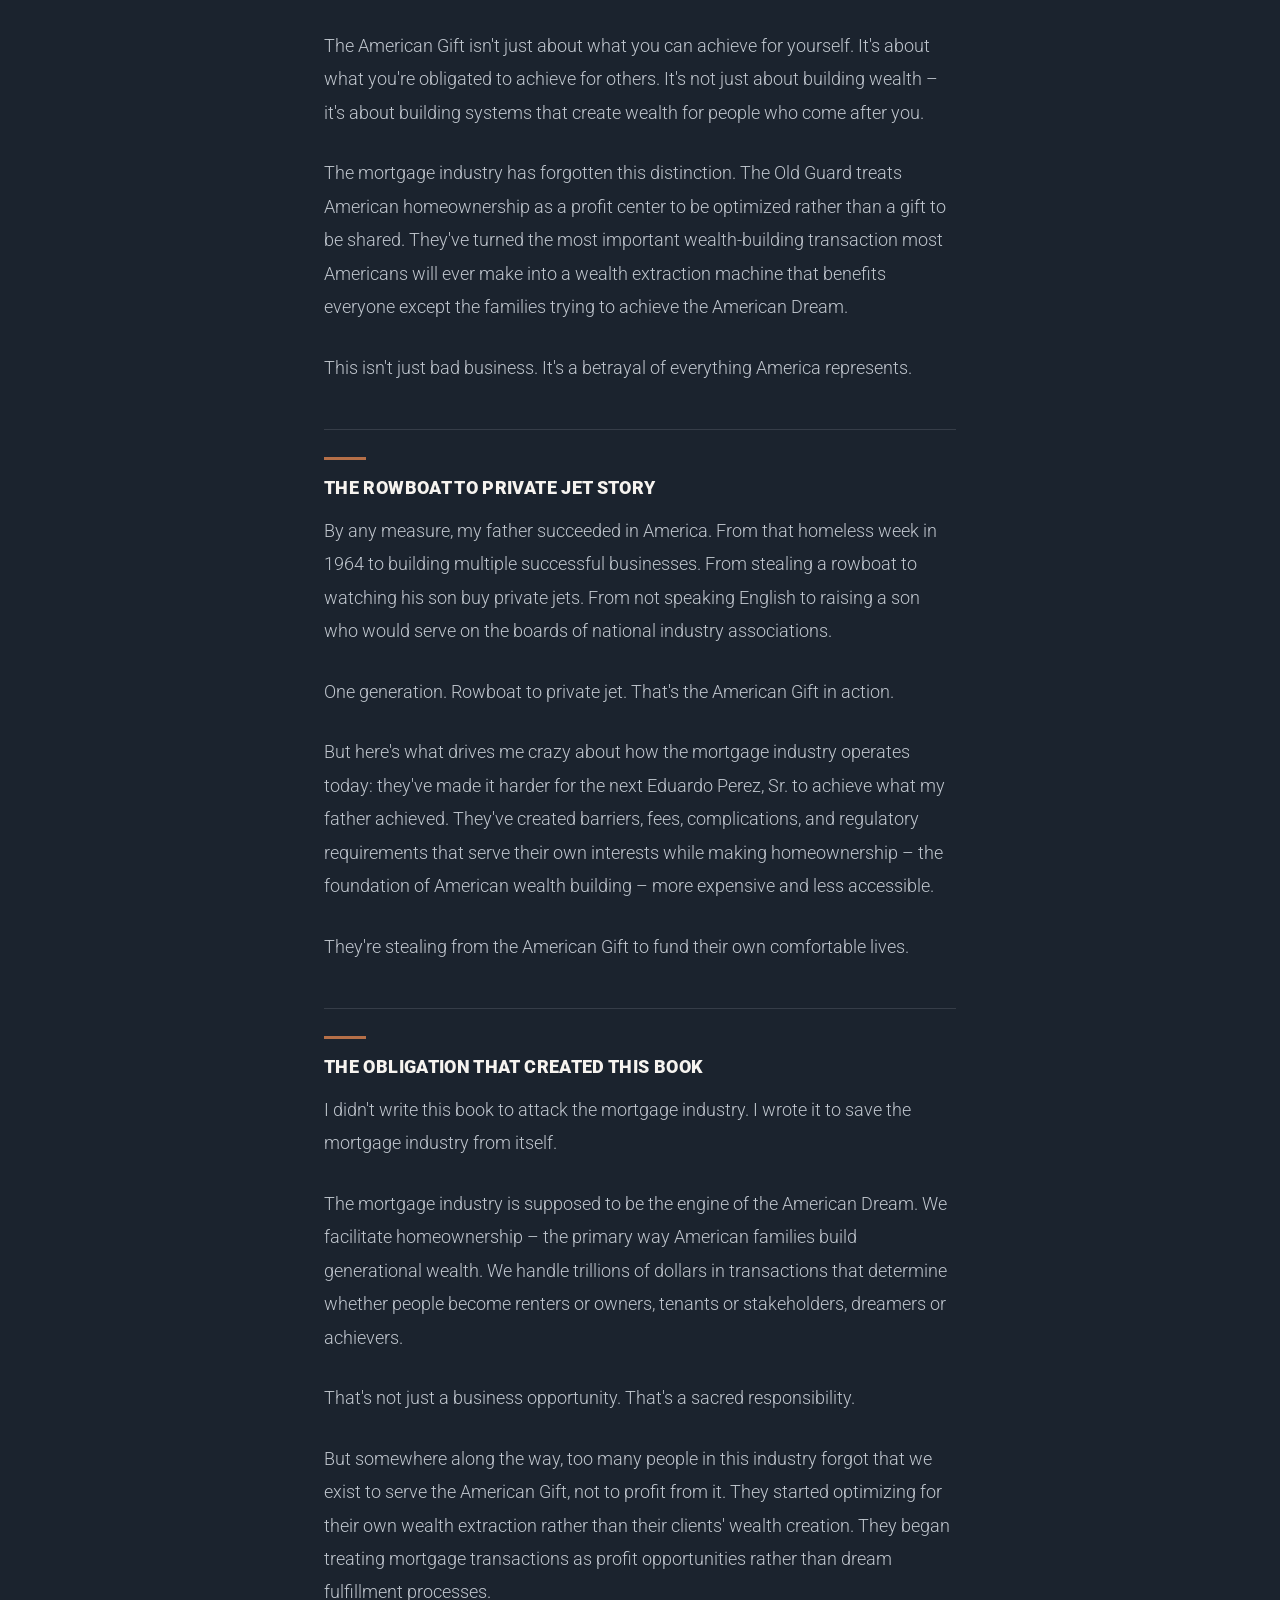
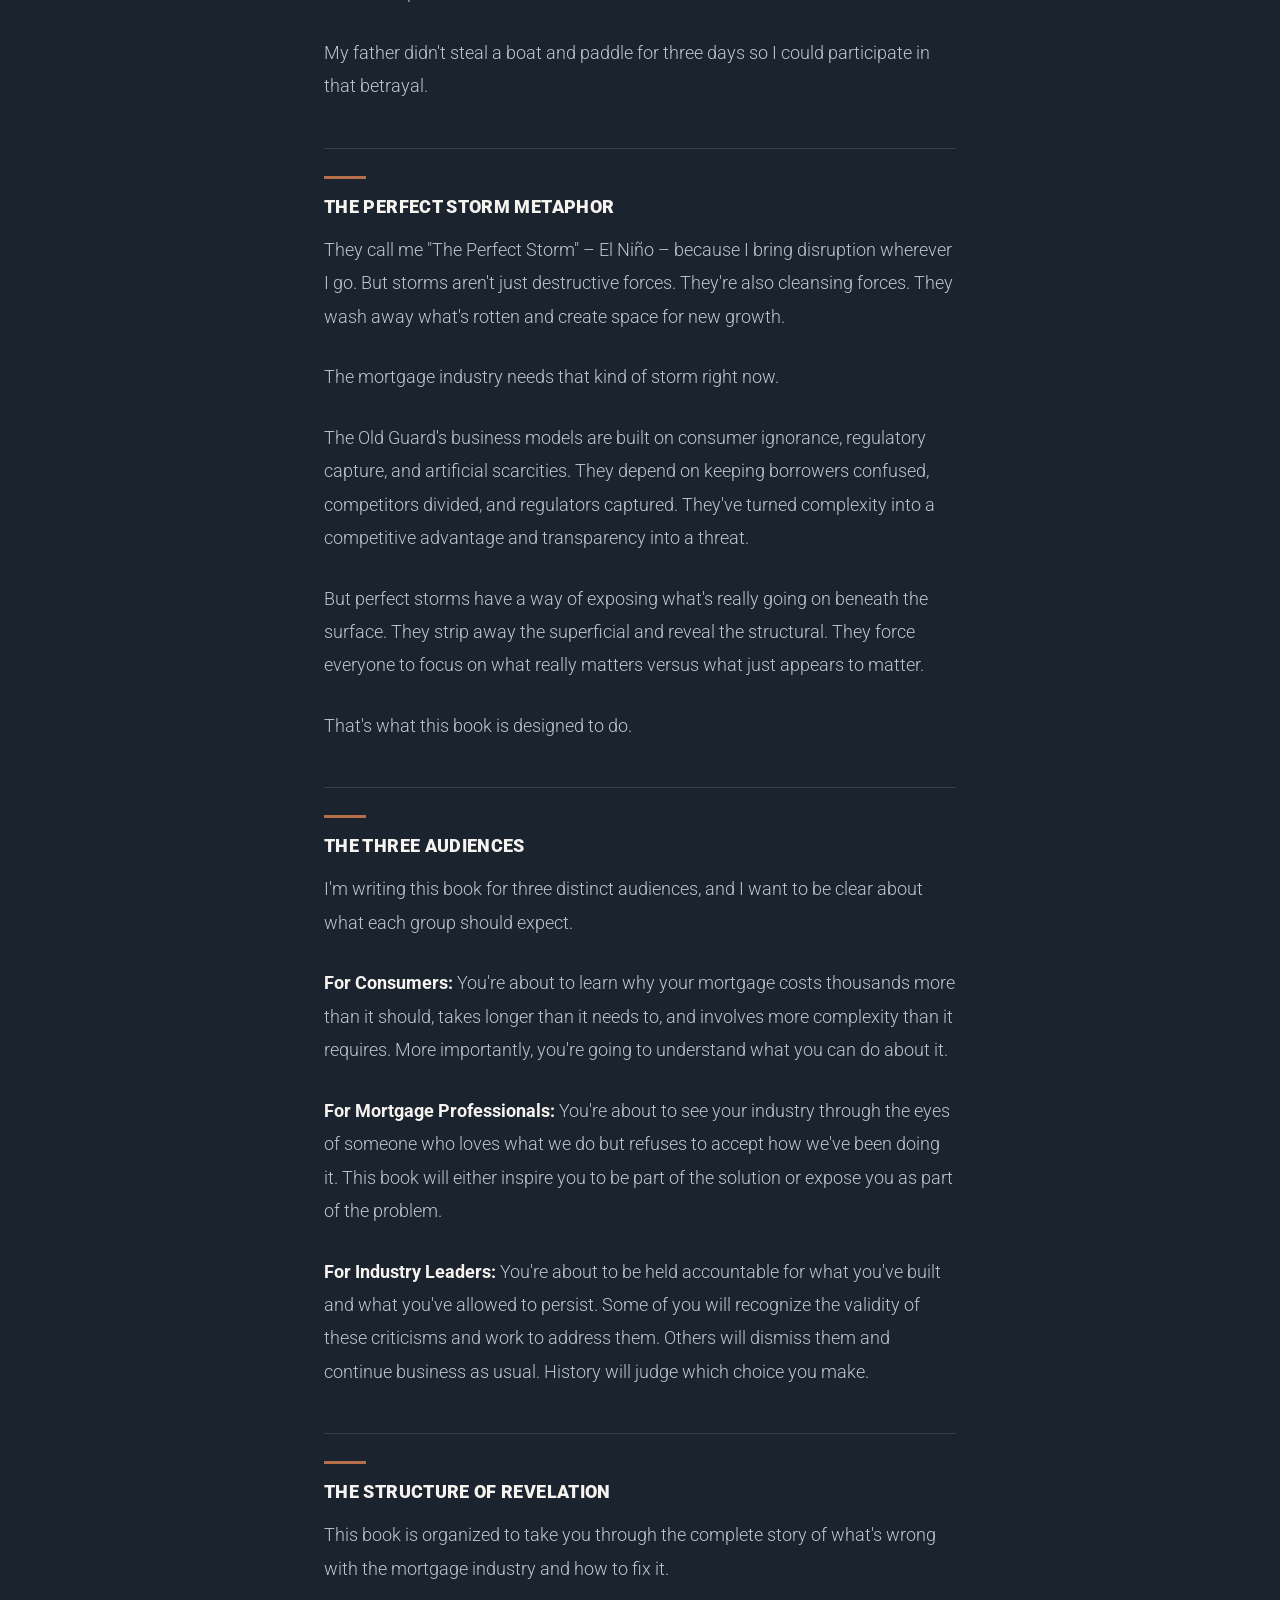
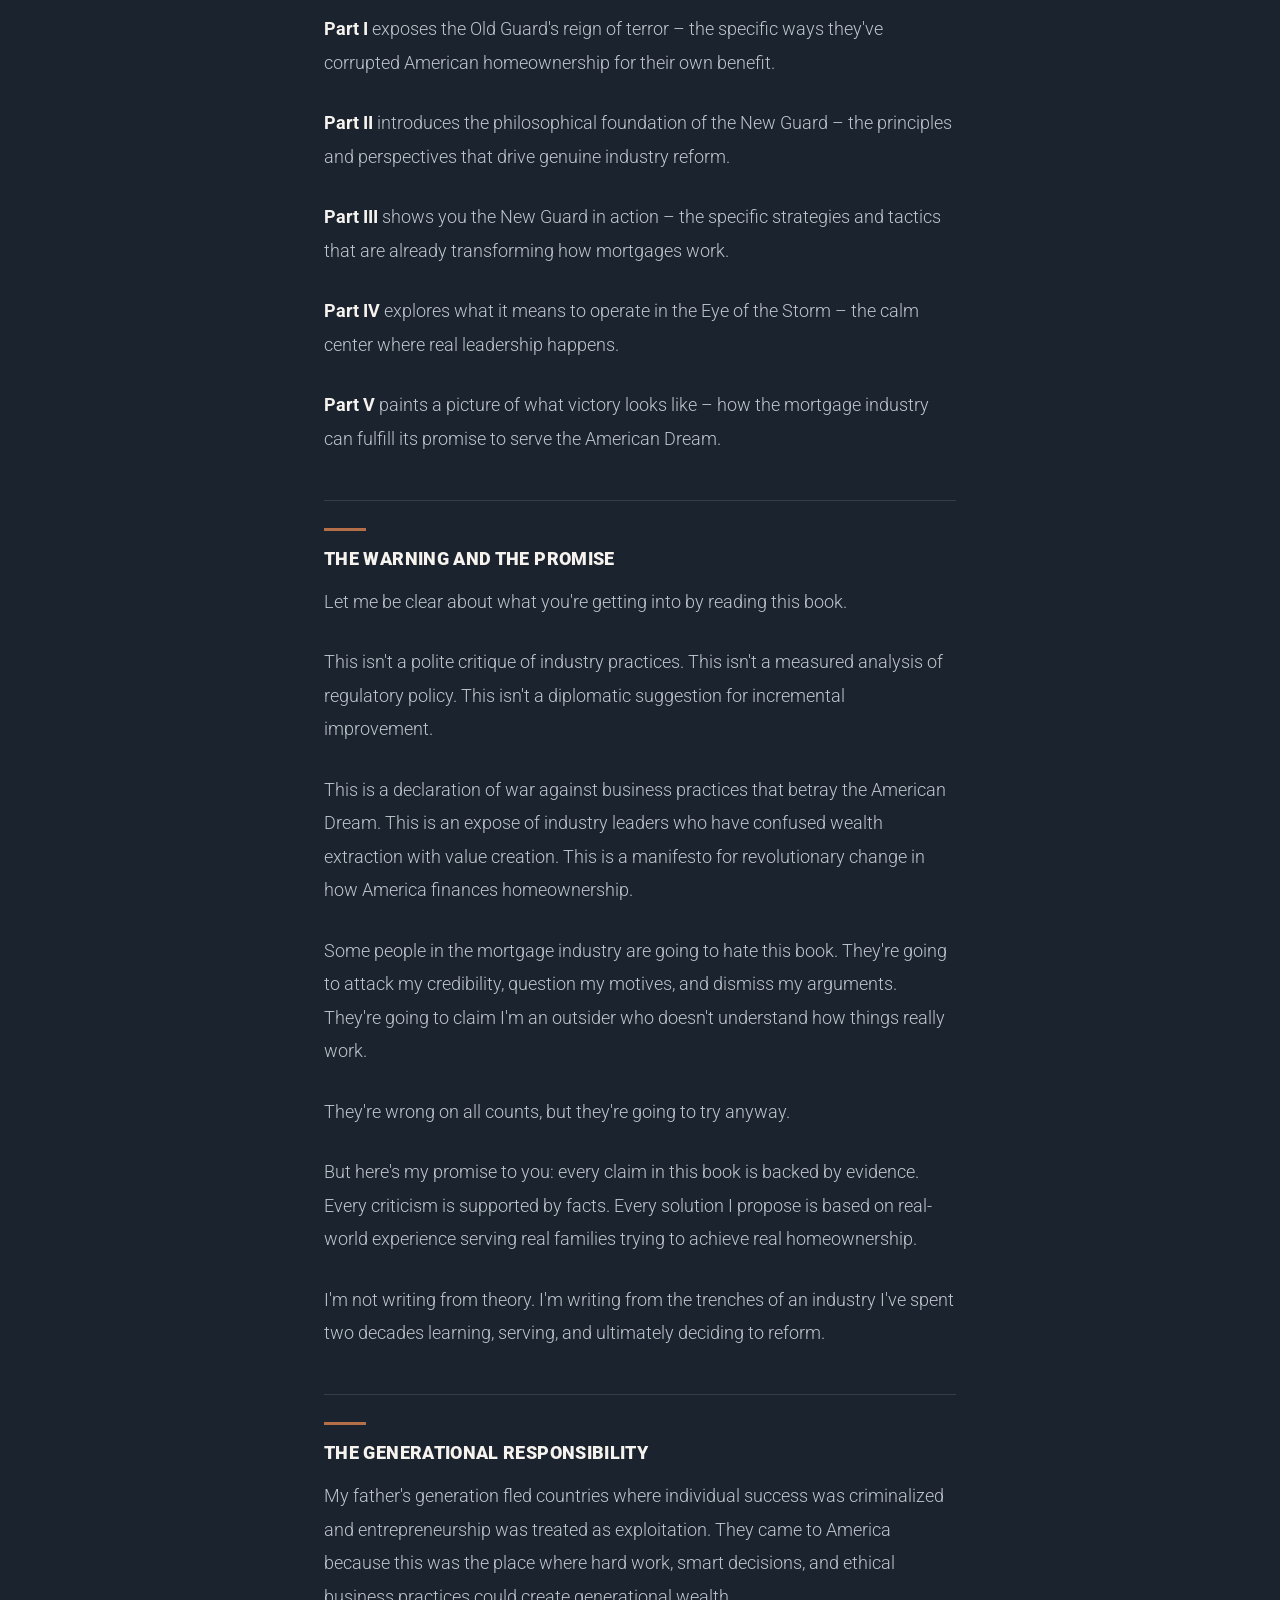
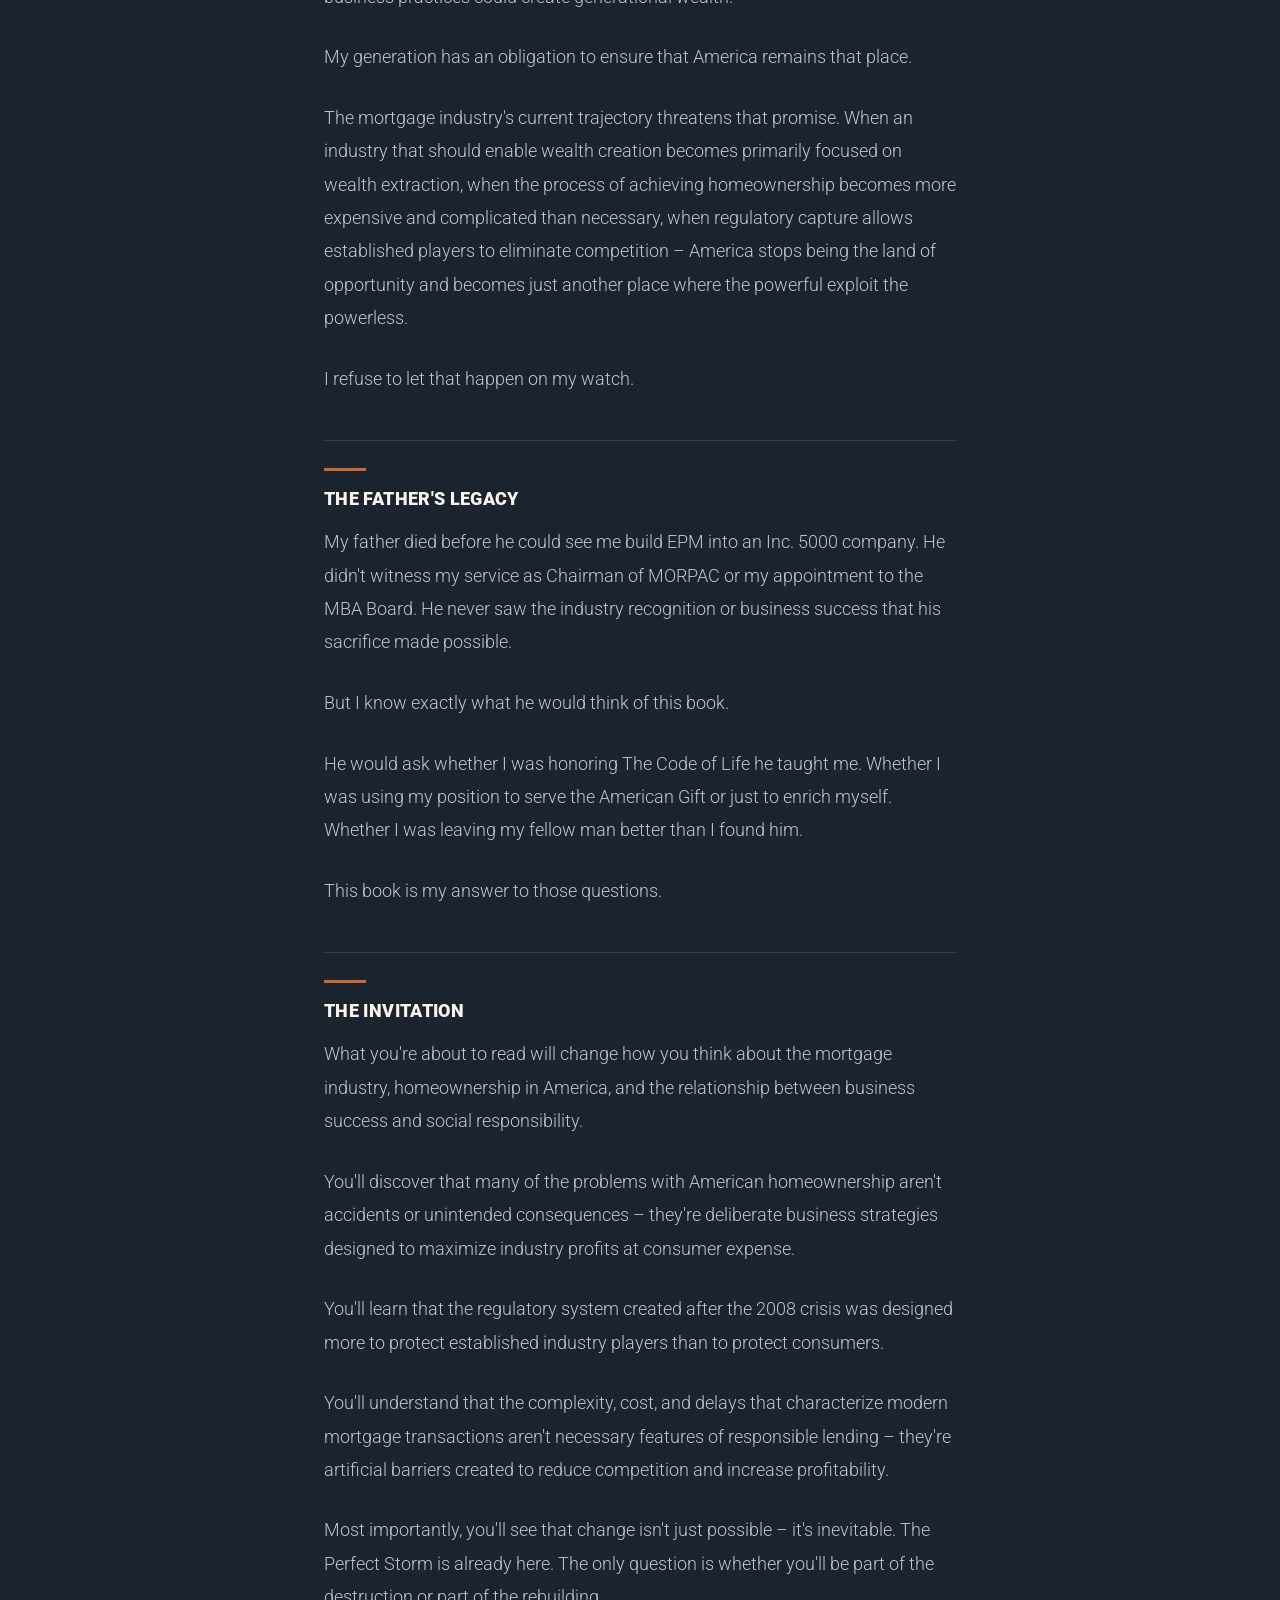
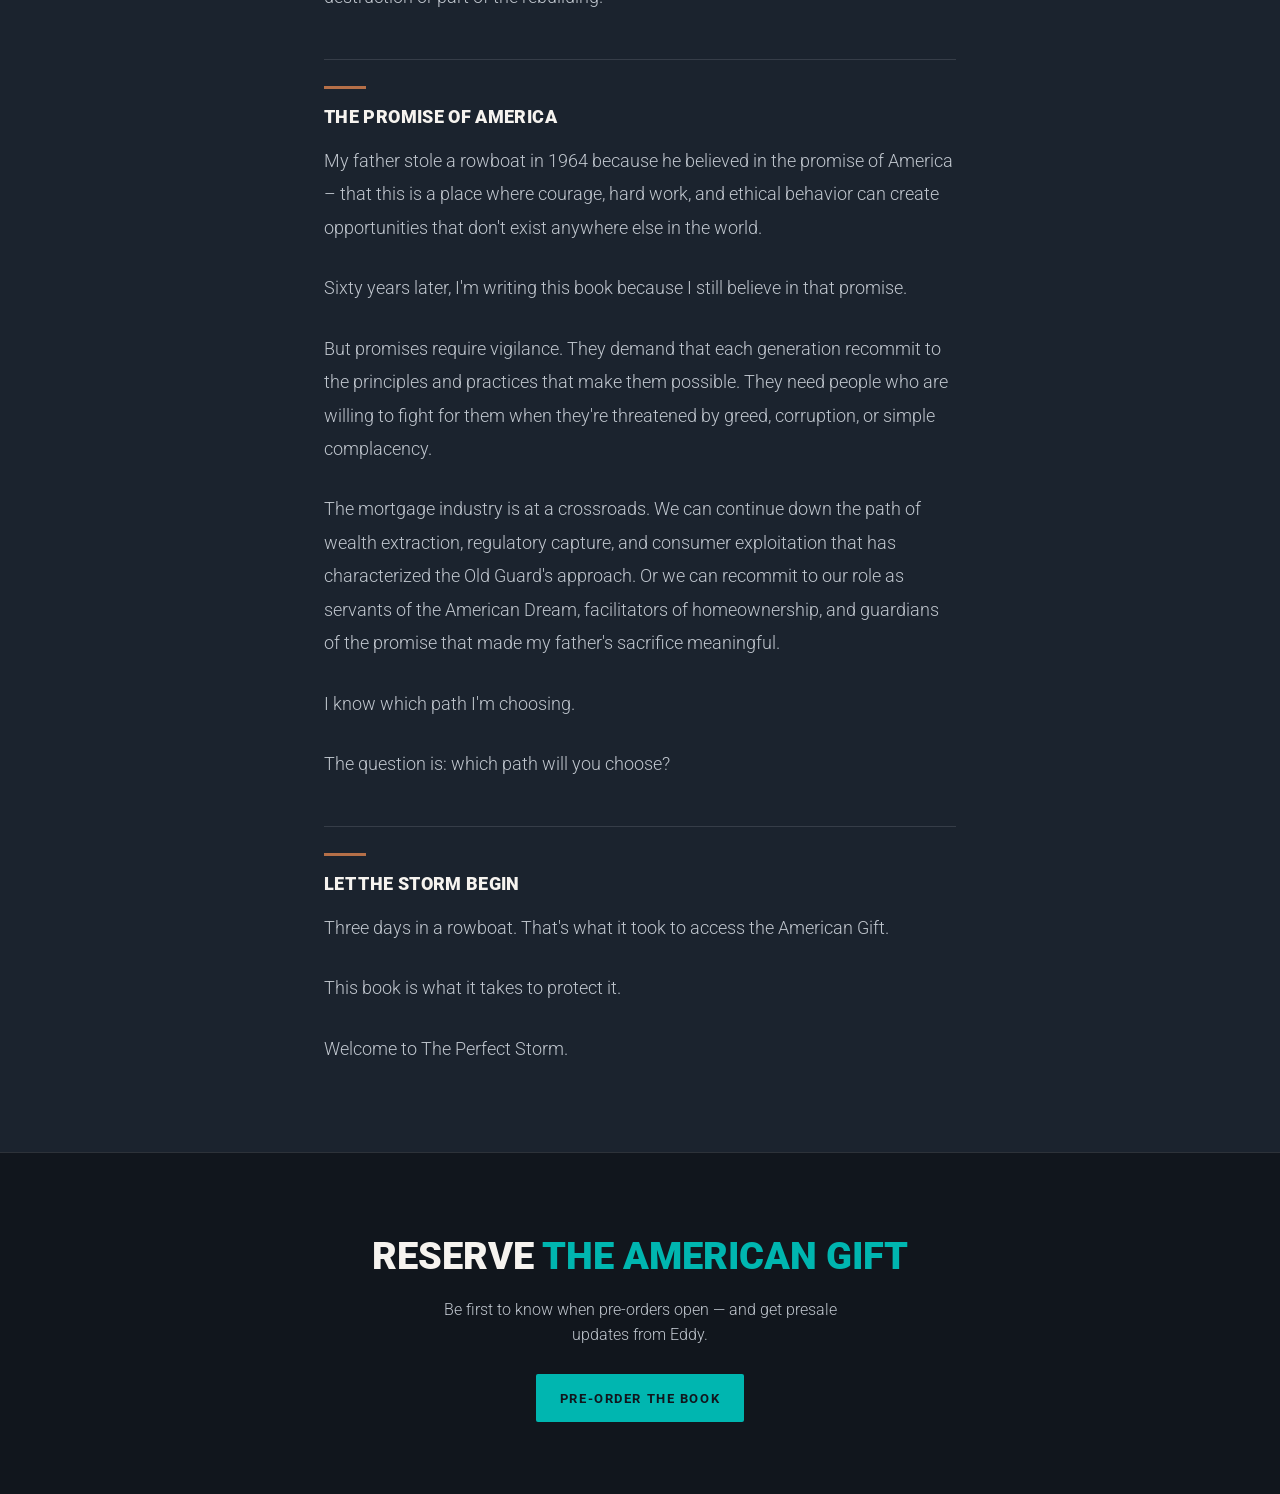
<file: introduction/index.html>
<!DOCTYPE html>
<html lang="en">
<head>
<meta charset="UTF-8" />
<meta name="viewport" content="width=device-width, initial-scale=1.0" />
<title>Introduction — The American Gift</title>
<meta name="description" content="Read the introduction to The American Gift by Eduardo G. &quot;Eddy&quot; Perez, Jr. — &quot;Three Days in a Rowboat.&quot;" />
<link rel="stylesheet" href="../assets/brand.css" />
<style>
  body{ min-height:100vh; }
  .rnav{ position:sticky; top:0; z-index:20; display:flex; align-items:center; justify-content:space-between;
    padding:15px 32px; background:rgba(17,22,29,.86); backdrop-filter:blur(12px); border-bottom:1px solid var(--line); }
  .rnav .home{ display:flex; align-items:center; gap:12px; text-decoration:none; }
  .rnav .mono{ width:32px; height:32px; border-radius:50%; border:1.5px solid var(--teal); color:var(--teal);
    display:grid; place-items:center; font-weight:900; font-style:italic; font-size:.95rem; }
  .rnav .wm{ font-weight:900; text-transform:uppercase; letter-spacing:.16em; font-size:.74rem; }
  .rnav .back{ font-weight:700; text-transform:uppercase; letter-spacing:.12em; font-size:.72rem; color:var(--graphite); text-decoration:none; }
  .rnav .back:hover{ color:var(--bone); }

  .read-head{ max-width:720px; margin:0 auto; padding:62px 24px 26px; text-align:center; }
  .read-head .kicker{ display:inline-block; margin-bottom:18px; }
  .read-head h1{ font-size:clamp(2.2rem,5.4vw,3.7rem); }
  .read-head .byline{ color:var(--graphite); margin-top:20px; font-size:.95rem; letter-spacing:.03em; }
  .read-head .byline strong{ color:var(--bone); font-weight:700; }
  .read-head hr{ width:64px; height:4px; background:var(--teal); border:none; margin:28px auto 0; }

  .article{ max-width:680px; margin:0 auto; padding:18px 24px 30px; }
  .article p{ font-size:1.13rem; line-height:1.85; color:var(--graphite); margin:0 0 1.5em; }
  .article p strong{ color:var(--bone); font-weight:700; }
  .article p em{ color:var(--bone); font-style:italic; }
  .article > p:first-of-type::first-letter{ float:left; font-weight:900; font-size:3.4em; line-height:.78;
    padding:.04em .12em 0 0; color:var(--teal); }
  .article h2{ font-weight:900; text-transform:uppercase; letter-spacing:.02em; line-height:1.12;
    font-size:1.12rem; color:var(--bone); margin:2.5em 0 .9em; padding-top:1.5em; border-top:1px solid var(--line); }
  .article h2::before{ content:""; display:block; width:42px; height:3px; background:var(--copper); margin-bottom:18px; }

  .read-cta{ background:var(--ink); border-top:1px solid var(--line); text-align:center; padding:72px 24px; margin-top:30px; }
  .read-cta h3{ font-weight:900; text-transform:uppercase; font-size:clamp(1.6rem,3.6vw,2.4rem); margin:0 0 10px; }
  .read-cta h3 .gift{ color:var(--teal); }
  .read-cta p{ color:var(--graphite); max-width:46ch; margin:0 auto 26px; }
  @media (max-width:640px){ .rnav{ padding:13px 20px; } .read-head{ padding-top:46px; } }
</style>
</head>
<body>
  <nav class="rnav">
    <a class="home" href="/"><img class="brandmark" src="/assets/ep-logomark.png" alt="Eddy Perez" /><span class="wm">The American Gift</span></a>
    <a class="back" href="/">&larr; Back to site</a>
  </nav>

  <header class="read-head">
    <span class="kicker">Introduction</span>
    <h1 class="display">Three Days in a Rowboat</h1>
    <p class="byline">From <strong>The American Gift</strong> &middot; by Eduardo G. Perez, Jr.</p>
    <hr />
  </header>

  <article class="article">
      <p>November 25, 1964. The day before Thanksgiving. While American families were preparing to celebrate abundance and gratitude, a 24-year-old Cuban man was stealing a rowboat and betting his life on three words: &quot;Land of the Free.&quot;</p>
      <p>That man was my father, Eduardo G. Perez, Sr. And his decision to paddle for three days through shark-infested waters didn&#x27;t just change his life – it created mine.</p>
      <p>More importantly for you, it created the perspective that makes this book necessary.</p>
      <h2>The Theft That Changed Everything</h2>
      <p>My father didn&#x27;t leave Cuba because he was poor. He left because he was smart enough to recognize what was coming and courageous enough to risk everything to escape it.</p>
      <p>In pre-Castro Cuba, he had been somebody. Position. Respect. A future. He was building something meaningful in the country where he was born, surrounded by the culture that had shaped him, speaking the language that felt like home.</p>
      <p>But Fidel Castro&#x27;s revolution wasn&#x27;t just changing Cuba&#x27;s government – it was destroying Cuba&#x27;s soul. The entrepreneurship that had built my father&#x27;s opportunities was being criminalized. The freedom that had enabled his dreams was being systematically eliminated. The future he had planned for his family was being confiscated by an ideology that saw individual success as a threat to collective control.</p>
      <p>So my father made a choice that defines everything I believe about America, business, and the mortgage industry: he chose opportunity over comfort, freedom over security, and his children&#x27;s future over his own present.</p>
      <p>He stole a rowboat – literally committed theft – because staying legal meant staying trapped.</p>
      <h2>Three Days Through Hell</h2>
      <p>I&#x27;ve tried to imagine what those three days were like. The exhaustion. The dehydration. The certainty that every shadow in the water might be a shark. The growing doubt about whether the boat would hold together, whether his strength would last, whether the dream of America was worth the reality of potentially dying in the middle of the ocean.</p>
      <p>My father never talked much about the journey itself. But he talked constantly about what it meant.</p>
      <p>&quot;I didn&#x27;t steal a boat and paddle for three days so you could play small,&quot; he would tell me when I was tempted to take shortcuts or settle for &quot;good enough.&quot; &quot;I didn&#x27;t risk everything so my son wouldn&#x27;t risk anything.&quot;</p>
      <p>That lesson – that the American Gift demands everything from those who would claim it – shaped every decision I&#x27;ve made in business and life.</p>
      <h2>The Homeless Week</h2>
      <p>When my father finally reached American shores, he had nothing except determination and the clothes on his back. He spent his first week in America homeless, sleeping wherever he could find shelter, surviving on whatever charity was available.</p>
      <p>But he wasn&#x27;t bitter. He wasn&#x27;t angry. He wasn&#x27;t even particularly worried.</p>
      <p>He was grateful.</p>
      <p>&quot;In Cuba, I had position but no freedom,&quot; he would explain years later. &quot;In America, I had freedom but no position. I knew which one I could build from.&quot;</p>
      <p>That first week taught him something that shaped how our family would approach every challenge: freedom without comfort is still freedom. Position without freedom isn&#x27;t position at all – it&#x27;s just a comfortable prison.</p>
      <h2>The American Gift Revelation</h2>
      <p>Here&#x27;s where my father&#x27;s story intersects with the mortgage industry crisis you&#x27;re about to read about.</p>
      <p>People on the outside call it the American Dream. But my father understood something that most Americans – and certainly most American business leaders – have forgotten: once you&#x27;re here, once you&#x27;ve been given access to American opportunities, it stops being a dream and becomes a gift.</p>
      <p>And gifts create obligations.</p>
      <p>The American Gift isn&#x27;t just about what you can achieve for yourself. It&#x27;s about what you&#x27;re obligated to achieve for others. It&#x27;s not just about building wealth – it&#x27;s about building systems that create wealth for people who come after you.</p>
      <p>The mortgage industry has forgotten this distinction. The Old Guard treats American homeownership as a profit center to be optimized rather than a gift to be shared. They&#x27;ve turned the most important wealth-building transaction most Americans will ever make into a wealth extraction machine that benefits everyone except the families trying to achieve the American Dream.</p>
      <p>This isn&#x27;t just bad business. It&#x27;s a betrayal of everything America represents.</p>
      <h2>The Rowboat To Private Jet Story</h2>
      <p>By any measure, my father succeeded in America. From that homeless week in 1964 to building multiple successful businesses. From stealing a rowboat to watching his son buy private jets. From not speaking English to raising a son who would serve on the boards of national industry associations.</p>
      <p>One generation. Rowboat to private jet. That&#x27;s the American Gift in action.</p>
      <p>But here&#x27;s what drives me crazy about how the mortgage industry operates today: they&#x27;ve made it harder for the next Eduardo Perez, Sr. to achieve what my father achieved. They&#x27;ve created barriers, fees, complications, and regulatory requirements that serve their own interests while making homeownership – the foundation of American wealth building – more expensive and less accessible.</p>
      <p>They&#x27;re stealing from the American Gift to fund their own comfortable lives.</p>
      <h2>The Obligation That Created This Book</h2>
      <p>I didn&#x27;t write this book to attack the mortgage industry. I wrote it to save the mortgage industry from itself.</p>
      <p>The mortgage industry is supposed to be the engine of the American Dream. We facilitate homeownership – the primary way American families build generational wealth. We handle trillions of dollars in transactions that determine whether people become renters or owners, tenants or stakeholders, dreamers or achievers.</p>
      <p>That&#x27;s not just a business opportunity. That&#x27;s a sacred responsibility.</p>
      <p>But somewhere along the way, too many people in this industry forgot that we exist to serve the American Gift, not to profit from it. They started optimizing for their own wealth extraction rather than their clients&#x27; wealth creation. They began treating mortgage transactions as profit opportunities rather than dream fulfillment processes.</p>
      <p>My father didn&#x27;t steal a boat and paddle for three days so I could participate in that betrayal.</p>
      <h2>The Perfect Storm Metaphor</h2>
      <p>They call me &quot;The Perfect Storm&quot; – El Niño – because I bring disruption wherever I go. But storms aren&#x27;t just destructive forces. They&#x27;re also cleansing forces. They wash away what&#x27;s rotten and create space for new growth.</p>
      <p>The mortgage industry needs that kind of storm right now.</p>
      <p>The Old Guard&#x27;s business models are built on consumer ignorance, regulatory capture, and artificial scarcities. They depend on keeping borrowers confused, competitors divided, and regulators captured. They&#x27;ve turned complexity into a competitive advantage and transparency into a threat.</p>
      <p>But perfect storms have a way of exposing what&#x27;s really going on beneath the surface. They strip away the superficial and reveal the structural. They force everyone to focus on what really matters versus what just appears to matter.</p>
      <p>That&#x27;s what this book is designed to do.</p>
      <h2>The Three Audiences</h2>
      <p>I&#x27;m writing this book for three distinct audiences, and I want to be clear about what each group should expect.</p>
      <p><strong>For Consumers:</strong> You&#x27;re about to learn why your mortgage costs thousands more than it should, takes longer than it needs to, and involves more complexity than it requires. More importantly, you&#x27;re going to understand what you can do about it.</p>
      <p><strong>For Mortgage Professionals:</strong> You&#x27;re about to see your industry through the eyes of someone who loves what we do but refuses to accept how we&#x27;ve been doing it. This book will either inspire you to be part of the solution or expose you as part of the problem.</p>
      <p><strong>For Industry Leaders:</strong> You&#x27;re about to be held accountable for what you&#x27;ve built and what you&#x27;ve allowed to persist. Some of you will recognize the validity of these criticisms and work to address them. Others will dismiss them and continue business as usual. History will judge which choice you make.</p>
      <h2>The Structure Of Revelation</h2>
      <p>This book is organized to take you through the complete story of what&#x27;s wrong with the mortgage industry and how to fix it.</p>
      <p><strong>Part I</strong> exposes the Old Guard&#x27;s reign of terror – the specific ways they&#x27;ve corrupted American homeownership for their own benefit.</p>
      <p><strong>Part II</strong> introduces the philosophical foundation of the New Guard – the principles and perspectives that drive genuine industry reform.</p>
      <p><strong>Part III</strong> shows you the New Guard in action – the specific strategies and tactics that are already transforming how mortgages work.</p>
      <p><strong>Part IV</strong> explores what it means to operate in the Eye of the Storm – the calm center where real leadership happens.</p>
      <p><strong>Part V</strong> paints a picture of what victory looks like – how the mortgage industry can fulfill its promise to serve the American Dream.</p>
      <h2>The Warning And The Promise</h2>
      <p>Let me be clear about what you&#x27;re getting into by reading this book.</p>
      <p>This isn&#x27;t a polite critique of industry practices. This isn&#x27;t a measured analysis of regulatory policy. This isn&#x27;t a diplomatic suggestion for incremental improvement.</p>
      <p>This is a declaration of war against business practices that betray the American Dream. This is an expose of industry leaders who have confused wealth extraction with value creation. This is a manifesto for revolutionary change in how America finances homeownership.</p>
      <p>Some people in the mortgage industry are going to hate this book. They&#x27;re going to attack my credibility, question my motives, and dismiss my arguments. They&#x27;re going to claim I&#x27;m an outsider who doesn&#x27;t understand how things really work.</p>
      <p>They&#x27;re wrong on all counts, but they&#x27;re going to try anyway.</p>
      <p>But here&#x27;s my promise to you: every claim in this book is backed by evidence. Every criticism is supported by facts. Every solution I propose is based on real-world experience serving real families trying to achieve real homeownership.</p>
      <p>I&#x27;m not writing from theory. I&#x27;m writing from the trenches of an industry I&#x27;ve spent two decades learning, serving, and ultimately deciding to reform.</p>
      <h2>The Generational Responsibility</h2>
      <p>My father&#x27;s generation fled countries where individual success was criminalized and entrepreneurship was treated as exploitation. They came to America because this was the place where hard work, smart decisions, and ethical business practices could create generational wealth.</p>
      <p>My generation has an obligation to ensure that America remains that place.</p>
      <p>The mortgage industry&#x27;s current trajectory threatens that promise. When an industry that should enable wealth creation becomes primarily focused on wealth extraction, when the process of achieving homeownership becomes more expensive and complicated than necessary, when regulatory capture allows established players to eliminate competition – America stops being the land of opportunity and becomes just another place where the powerful exploit the powerless.</p>
      <p>I refuse to let that happen on my watch.</p>
      <h2>The Father&#x27;s Legacy</h2>
      <p>My father died before he could see me build EPM into an Inc. 5000 company. He didn&#x27;t witness my service as Chairman of MORPAC or my appointment to the MBA Board. He never saw the industry recognition or business success that his sacrifice made possible.</p>
      <p>But I know exactly what he would think of this book.</p>
      <p>He would ask whether I was honoring The Code of Life he taught me. Whether I was using my position to serve the American Gift or just to enrich myself. Whether I was leaving my fellow man better than I found him.</p>
      <p>This book is my answer to those questions.</p>
      <h2>The Invitation</h2>
      <p>What you&#x27;re about to read will change how you think about the mortgage industry, homeownership in America, and the relationship between business success and social responsibility.</p>
      <p>You&#x27;ll discover that many of the problems with American homeownership aren&#x27;t accidents or unintended consequences – they&#x27;re deliberate business strategies designed to maximize industry profits at consumer expense.</p>
      <p>You&#x27;ll learn that the regulatory system created after the 2008 crisis was designed more to protect established industry players than to protect consumers.</p>
      <p>You&#x27;ll understand that the complexity, cost, and delays that characterize modern mortgage transactions aren&#x27;t necessary features of responsible lending – they&#x27;re artificial barriers created to reduce competition and increase profitability.</p>
      <p>Most importantly, you&#x27;ll see that change isn&#x27;t just possible – it&#x27;s inevitable. The Perfect Storm is already here. The only question is whether you&#x27;ll be part of the destruction or part of the rebuilding.</p>
      <h2>The Promise Of America</h2>
      <p>My father stole a rowboat in 1964 because he believed in the promise of America – that this is a place where courage, hard work, and ethical behavior can create opportunities that don&#x27;t exist anywhere else in the world.</p>
      <p>Sixty years later, I&#x27;m writing this book because I still believe in that promise.</p>
      <p>But promises require vigilance. They demand that each generation recommit to the principles and practices that make them possible. They need people who are willing to fight for them when they&#x27;re threatened by greed, corruption, or simple complacency.</p>
      <p>The mortgage industry is at a crossroads. We can continue down the path of wealth extraction, regulatory capture, and consumer exploitation that has characterized the Old Guard&#x27;s approach. Or we can recommit to our role as servants of the American Dream, facilitators of homeownership, and guardians of the promise that made my father&#x27;s sacrifice meaningful.</p>
      <p>I know which path I&#x27;m choosing.</p>
      <p>The question is: which path will you choose?</p>
      <h2>Let The Storm Begin</h2>
      <p>Three days in a rowboat. That&#x27;s what it took to access the American Gift.</p>
      <p>This book is what it takes to protect it.</p>
      <p>Welcome to The Perfect Storm.</p>
  </article>

  <section class="read-cta">
    <h3>Reserve <span class="gift">The American Gift</span></h3>
    <p>Be first to know when pre-orders open &mdash; and get presale updates from Eddy.</p>
    <a class="btn btn--teal" href="/#preorder">Pre-order the book</a>
  </section>
</body>
</html>
</file>
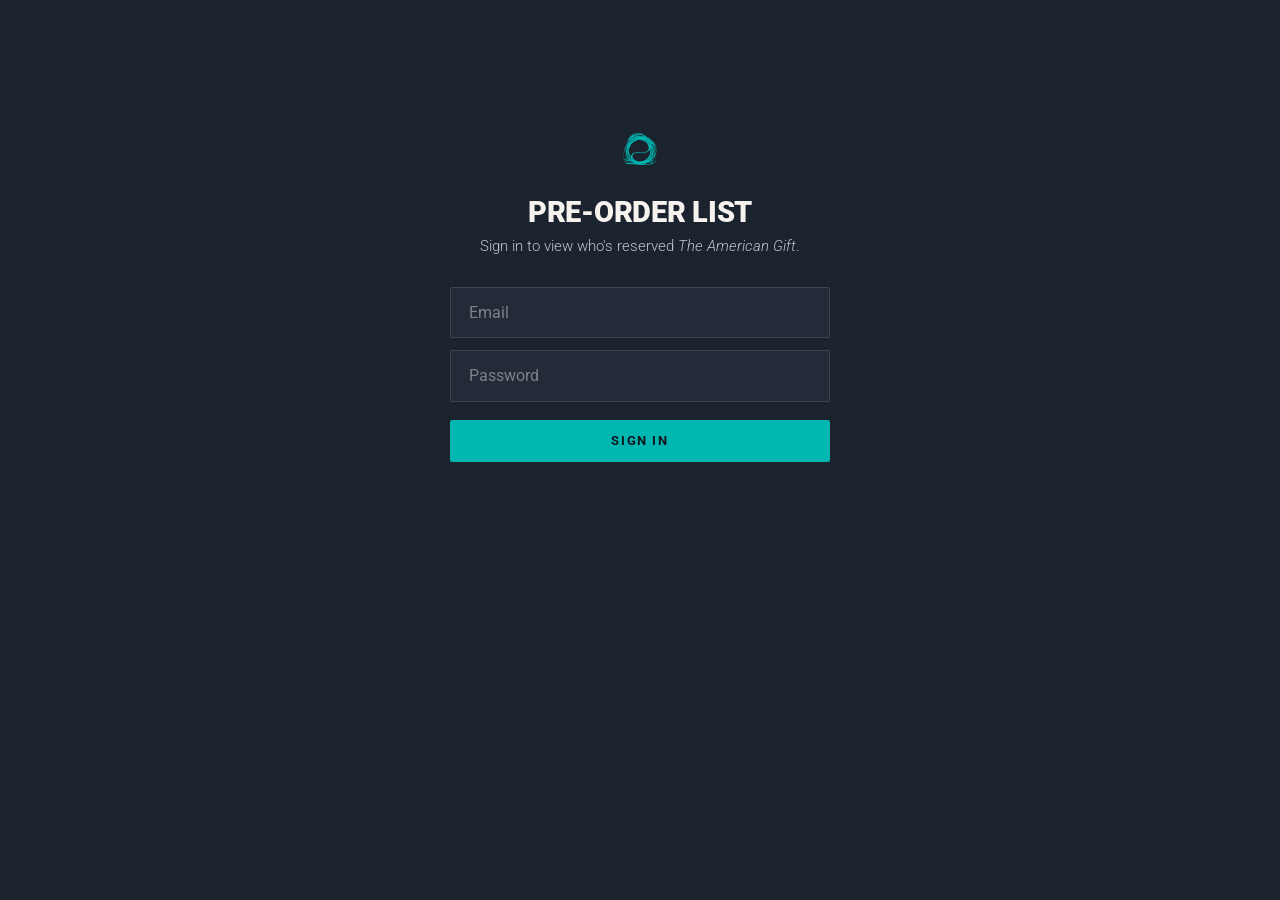
<file: list/index.html>
<!DOCTYPE html>
<html lang="en">
<head>
<meta charset="UTF-8" />
<meta name="viewport" content="width=device-width, initial-scale=1.0" />
<meta name="robots" content="noindex, nofollow" />
<title>Pre-orders — The American Gift</title>
<link rel="stylesheet" href="../assets/brand.css" />
<style>
  body{ min-height:100vh; }
  .admin{ max-width:1040px; margin:0 auto; padding:42px 24px 90px; }
  .mono{
    width:34px; height:34px; border-radius:50%;
    border:1.5px solid var(--teal); color:var(--teal);
    display:grid; place-items:center; flex:none;
    font-weight:900; font-size:1rem; font-style:italic;
  }

  /* ---- login gate ---- */
  .gate{ max-width:380px; margin:9vh auto 0; text-align:center; }
  .gate .mono{ width:48px; height:48px; font-size:1.35rem; margin:0 auto 24px; }
  .gate h1{ font-size:1.8rem; margin:0 0 8px; }
  .gate p{ color:var(--graphite); margin:0 0 28px; font-size:.96rem; }
  .field{ margin-bottom:12px; }
  input[type=email], input[type=password]{
    width:100%; font-family:var(--font); font-size:1rem;
    background:var(--card); border:1px solid var(--line); color:var(--bone);
    padding:.95em 1.1em; border-radius:2px; outline:none; transition:border-color .2s ease;
  }
  input::placeholder{ color:#7c828b; }
  input:focus{ border-color:var(--teal); }
  .gate .btn{ width:100%; justify-content:center; margin-top:6px; }
  .err{ color:var(--copper-bright); font-size:.86rem; min-height:1.2em; margin-top:12px; }

  /* ---- list panel ---- */
  .admin__brand{ display:flex; align-items:center; gap:13px; }
  .admin__brand b{ font-weight:900; text-transform:uppercase; letter-spacing:.16em; font-size:.82rem; line-height:1.3; }
  .admin__brand b span{ color:var(--graphite); font-weight:400; letter-spacing:.04em; }
  .bar{ display:flex; align-items:flex-end; justify-content:space-between; gap:16px; flex-wrap:wrap; margin:34px 0 22px; }
  .bar h1{ font-size:1.7rem; margin:0; }
  .bar h1 small{ display:block; font-weight:400; text-transform:none; letter-spacing:0; color:var(--graphite); font-size:.8rem; margin-top:6px; }
  .bar__actions{ display:flex; gap:10px; }
  .btn--sm{ padding:.72em 1.2em; font-size:.74rem; }
  .table-wrap{ border:1px solid var(--line); border-radius:6px; overflow:auto; max-height:72vh; }
  table{ width:100%; border-collapse:collapse; font-size:.92rem; }
  th, td{ text-align:left; padding:13px 16px; border-bottom:1px solid var(--line); white-space:nowrap; }
  th{ font-weight:700; text-transform:uppercase; letter-spacing:.12em; font-size:.67rem; color:var(--graphite); background:var(--card-2); position:sticky; top:0; }
  tr:last-child td{ border-bottom:none; }
  td.email{ color:var(--bone); }
  td.muted{ color:var(--steel); }
  .empty{ padding:54px; text-align:center; color:var(--graphite); }
  .hidden{ display:none !important; }
</style>
</head>
<body>
<div class="admin">

  <!-- ===== LOGIN ===== -->
  <section id="gate" class="gate">
    <img class="brandmark brandmark--lg" src="/assets/ep-logomark.png" alt="Eddy Perez" style="margin:0 auto 24px;" />
    <h1 class="display">Pre-order List</h1>
    <p>Sign in to view who's reserved <em>The American Gift</em>.</p>
    <form id="loginForm" novalidate>
      <div class="field"><input type="email" id="email" placeholder="Email" autocomplete="username" required /></div>
      <div class="field"><input type="password" id="password" placeholder="Password" autocomplete="current-password" required /></div>
      <button type="submit" class="btn btn--teal" id="loginBtn">Sign in</button>
      <div class="err" id="loginErr" role="alert"></div>
    </form>
  </section>

  <!-- ===== LIST ===== -->
  <section id="panel" class="hidden">
    <div class="admin__brand"><img class="brandmark" src="/assets/ep-logomark.png" alt="Eddy Perez" /><b>The American Gift<br><span>Pre-order admin</span></b></div>
    <div class="bar">
      <h1 class="display">Pre-orders<small id="count">—</small></h1>
      <div class="bar__actions">
        <button class="btn btn--teal btn--sm" id="exportBtn">Export CSV</button>
        <button class="btn btn--ghost btn--sm" id="logoutBtn">Log out</button>
      </div>
    </div>
    <div class="table-wrap">
      <table>
        <thead><tr><th>Name</th><th>Phone</th><th>Email</th><th>Signed up</th></tr></thead>
        <tbody id="rows"></tbody>
      </table>
      <div id="empty" class="empty hidden">No signups yet.</div>
    </div>
  </section>

</div>

<script>
const SUPABASE_URL = "https://aknmkhtqywioqykqmywf.supabase.co";
const SUPABASE_ANON_KEY = "sb_publishable_cPAt91mcUnQWlGlkghGz7w_lUSNGT4U";
const SESSION_KEY = "tag_admin_session";

const $ = (id) => document.getElementById(id);
let DATA = [];

const saveSession  = (s) => localStorage.setItem(SESSION_KEY, JSON.stringify({ access_token:s.access_token, refresh_token:s.refresh_token }));
const getSession   = () => { try { return JSON.parse(localStorage.getItem(SESSION_KEY) || 'null'); } catch(_){ return null; } };
const clearSession = () => localStorage.removeItem(SESSION_KEY);

async function signIn(email, password){
  const res = await fetch(`${SUPABASE_URL}/auth/v1/token?grant_type=password`, {
    method:'POST', headers:{ apikey:SUPABASE_ANON_KEY, 'Content-Type':'application/json' },
    body: JSON.stringify({ email, password })
  });
  if(!res.ok) throw new Error('Invalid email or password.');
  return res.json();
}
async function refreshSession(refresh_token){
  const res = await fetch(`${SUPABASE_URL}/auth/v1/token?grant_type=refresh_token`, {
    method:'POST', headers:{ apikey:SUPABASE_ANON_KEY, 'Content-Type':'application/json' },
    body: JSON.stringify({ refresh_token })
  });
  if(!res.ok) throw new Error('expired');
  return res.json();
}
async function fetchList(access_token){
  const res = await fetch(`${SUPABASE_URL}/rest/v1/preorders?select=name,phone,email,created_at,source&order=created_at.desc`, {
    headers:{ apikey:SUPABASE_ANON_KEY, Authorization:`Bearer ${access_token}` }
  });
  if(res.status === 401){ const e = new Error('unauthorized'); e.code = 401; throw e; }
  if(!res.ok) throw new Error('Could not load the list.');
  return res.json();
}

const esc = (s) => String(s == null ? '' : s).replace(/&/g,'&amp;').replace(/</g,'&lt;').replace(/>/g,'&gt;');
function fmtDate(iso){
  if(!iso) return '';
  return new Date(iso).toLocaleString(undefined, { year:'numeric', month:'short', day:'numeric', hour:'numeric', minute:'2-digit' });
}

function render(rows){
  DATA = rows;
  $('count').textContent = rows.length + (rows.length === 1 ? ' signup' : ' signups');
  $('rows').innerHTML = rows.map(r => `<tr>
    <td>${esc(r.name)}</td>
    <td>${esc(r.phone)}</td>
    <td class="email">${esc(r.email)}</td>
    <td class="muted">${esc(fmtDate(r.created_at))}</td>
  </tr>`).join('');
  $('empty').classList.toggle('hidden', rows.length > 0);
}

const showPanel = () => { $('gate').classList.add('hidden');  $('panel').classList.remove('hidden'); };
const showGate  = () => { $('panel').classList.add('hidden'); $('gate').classList.remove('hidden'); };

async function loadWithSession(){
  const s = getSession();
  if(!s || !s.access_token){ showGate(); return; }
  try {
    render(await fetchList(s.access_token)); showPanel();
  } catch(e){
    if(e.code === 401 && s.refresh_token){
      try {
        const ns = await refreshSession(s.refresh_token);
        saveSession(ns);
        render(await fetchList(ns.access_token)); showPanel(); return;
      } catch(_){}
    }
    clearSession(); showGate();
  }
}

$('loginForm').addEventListener('submit', async (e) => {
  e.preventDefault();
  const btn = $('loginBtn'), err = $('loginErr'), label = btn.textContent;
  err.textContent = ''; btn.disabled = true; btn.textContent = 'Signing in…';
  try {
    const s = await signIn($('email').value.trim(), $('password').value);
    saveSession(s);
    render(await fetchList(s.access_token)); showPanel();
  } catch(ex){
    err.textContent = ex.message || 'Sign in failed.';
  } finally {
    btn.disabled = false; btn.textContent = label;
  }
});

$('logoutBtn').addEventListener('click', () => { clearSession(); $('password').value = ''; showGate(); });

$('exportBtn').addEventListener('click', () => {
  const cols = ['name','phone','email','created_at','source'];
  const cell = (v) => '"' + String(v == null ? '' : v).replace(/"/g,'""') + '"';
  const lines = [cols.join(',')].concat(DATA.map(r => cols.map(c => cell(r[c])).join(',')));
  const blob = new Blob([lines.join('\r\n')], { type:'text/csv;charset=utf-8;' });
  const url = URL.createObjectURL(blob);
  const a = document.createElement('a');
  a.href = url; a.download = `american-gift-preorders-${new Date().toISOString().slice(0,10)}.csv`;
  document.body.appendChild(a); a.click(); a.remove();
  URL.revokeObjectURL(url);
});

loadWithSession();
</script>
</body>
</html>
</file>
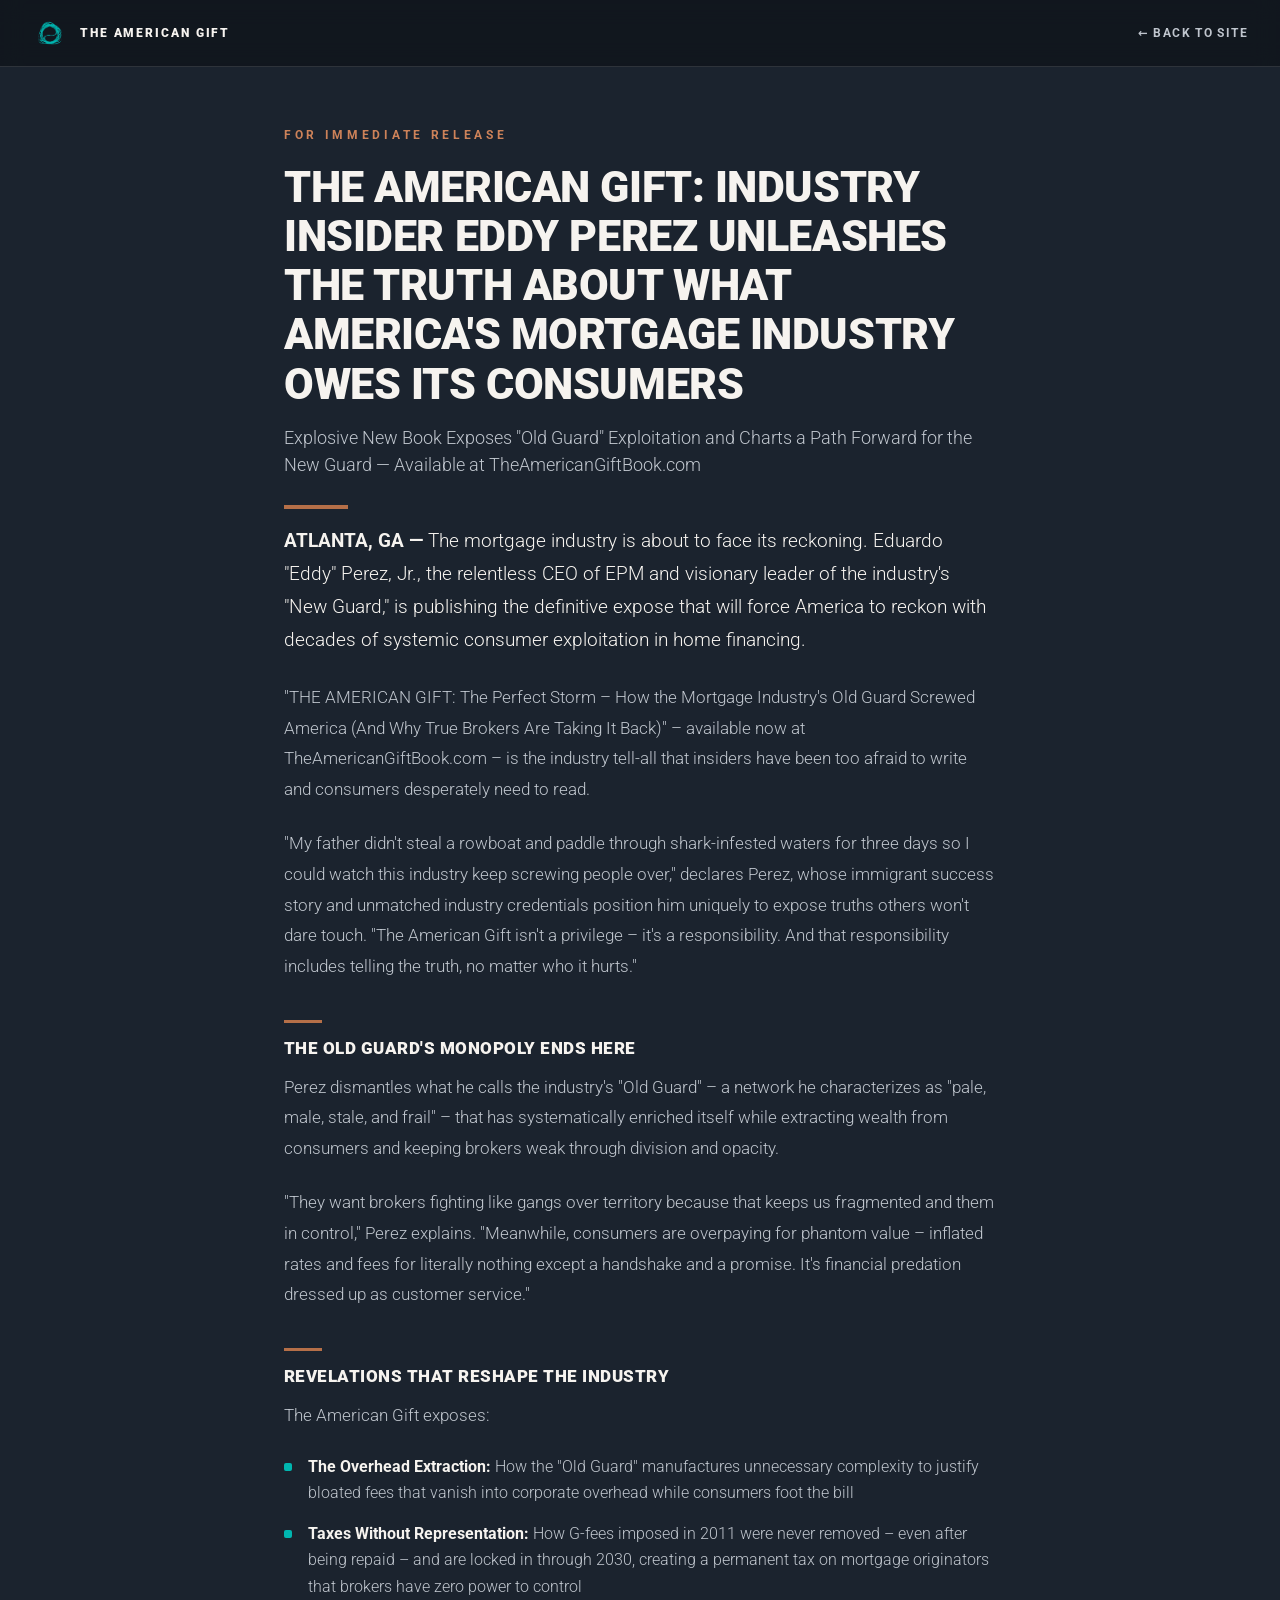
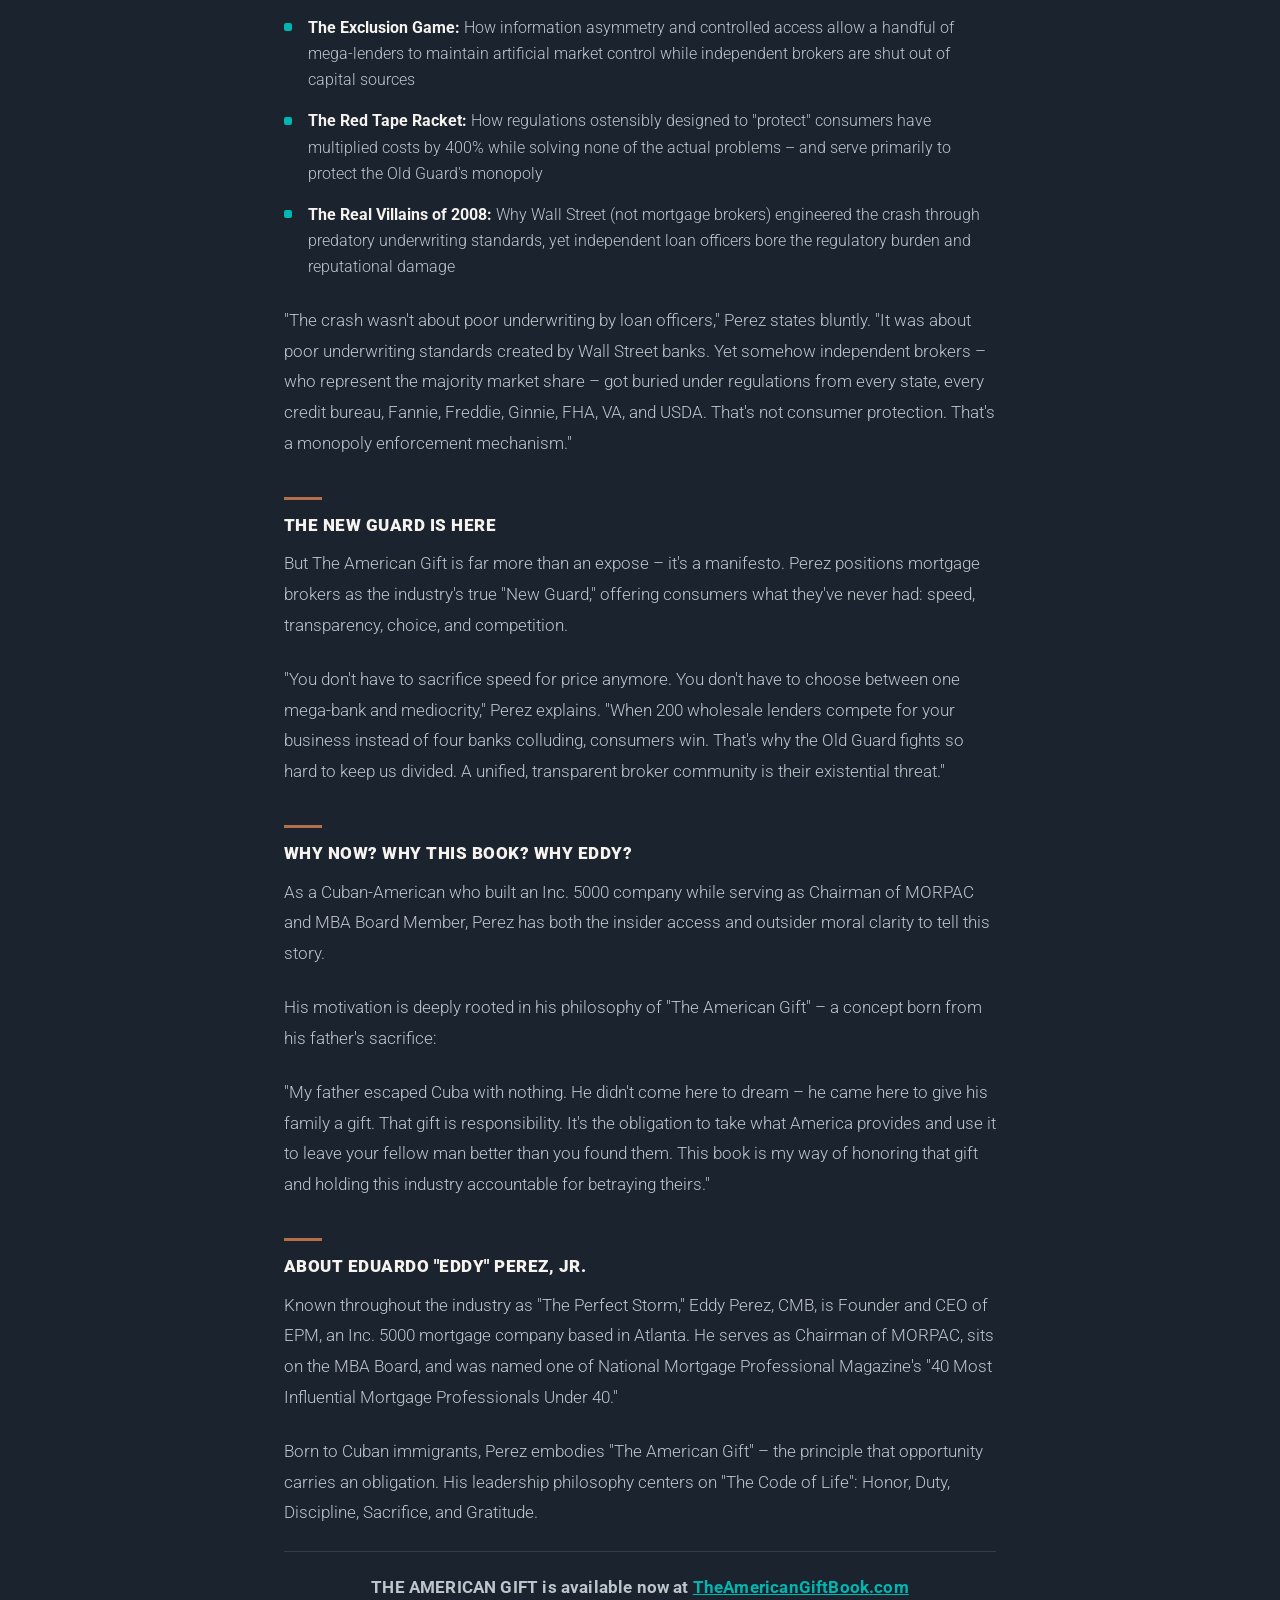
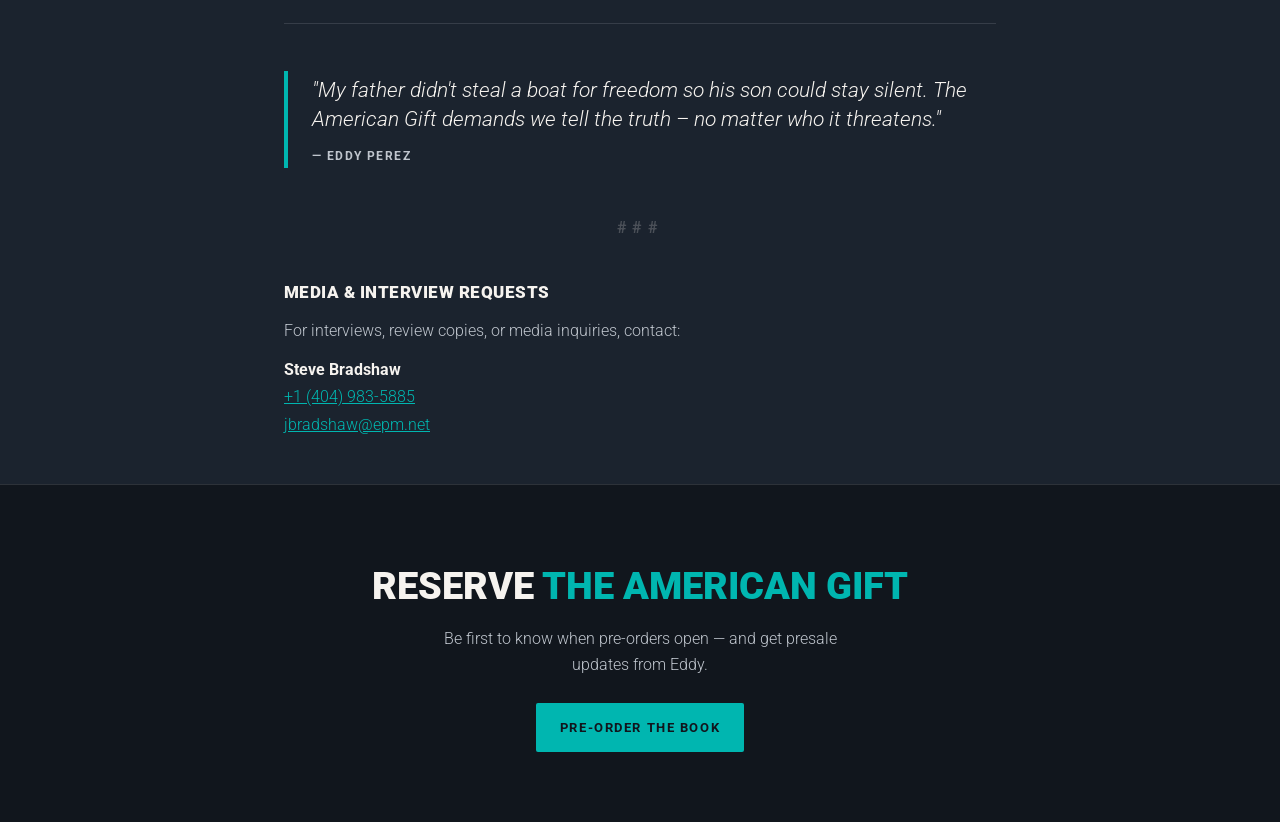
<file: press/index.html>
<!DOCTYPE html>
<html lang="en">
<head>
<meta charset="UTF-8" />
<meta name="viewport" content="width=device-width, initial-scale=1.0" />
<title>Press Release — The American Gift</title>
<meta name="description" content="Press release: THE AMERICAN GIFT by Eduardo &quot;Eddy&quot; Perez, Jr. — the mortgage industry expose. Media and interview requests welcome." />
<link rel="stylesheet" href="../assets/brand.css" />
<style>
  body{ min-height:100vh; }
  .rnav{ position:sticky; top:0; z-index:20; display:flex; align-items:center; justify-content:space-between;
    padding:15px 32px; background:rgba(17,22,29,.86); backdrop-filter:blur(12px); border-bottom:1px solid var(--line); }
  .rnav .home{ display:flex; align-items:center; gap:12px; text-decoration:none; }
  .rnav .mono{ width:32px; height:32px; border-radius:50%; border:1.5px solid var(--teal); color:var(--teal);
    display:grid; place-items:center; font-weight:900; font-style:italic; font-size:.95rem; }
  .rnav .wm{ font-weight:900; text-transform:uppercase; letter-spacing:.16em; font-size:.74rem; }
  .rnav .back{ font-weight:700; text-transform:uppercase; letter-spacing:.12em; font-size:.72rem; color:var(--graphite); text-decoration:none; }
  .rnav .back:hover{ color:var(--bone); }

  .pr-head{ max-width:760px; margin:0 auto; padding:54px 24px 6px; }
  .pr-head .kicker{ color:var(--copper-bright); }
  .pr-head h1{ font-size:clamp(1.7rem,3.7vw,2.7rem); line-height:1.14; margin:16px 0 0; }
  .pr-head .dek{ color:var(--graphite); font-weight:300; font-size:1.12rem; line-height:1.5; margin:16px 0 0; }
  .pr-head hr{ width:64px; height:4px; background:var(--copper); border:none; margin:26px 0 0; }

  .pr-body{ max-width:760px; margin:0 auto; padding:10px 24px 10px; }
  .pr-body p{ font-size:1.08rem; line-height:1.78; color:var(--graphite); margin:0 0 1.35em; }
  .pr-body p strong{ color:var(--bone); font-weight:700; }
  .pr-body .pr-lead{ font-size:1.16rem; color:var(--bone); }
  .pr-body .pr-lead strong{ color:var(--bone); }
  .pr-body h2{ font-weight:900; text-transform:uppercase; letter-spacing:.03em; line-height:1.15;
    font-size:1.04rem; color:var(--bone); margin:2.3em 0 .8em; }
  .pr-body h2::before{ content:""; display:block; width:38px; height:3px; background:var(--copper); margin-bottom:16px; }
  .pr-list{ list-style:none; margin:0 0 1.5em; padding:0; }
  .pr-list li{ position:relative; padding-left:24px; margin:0 0 .9em; color:var(--graphite); line-height:1.65; }
  .pr-list li::before{ content:""; position:absolute; left:0; top:.55em; width:8px; height:8px; background:var(--teal); border-radius:2px; }
  .pr-list li strong{ color:var(--bone); font-weight:700; }
  .pr-avail{ text-align:center; font-weight:700; color:var(--bone); letter-spacing:.01em;
    border-top:1px solid var(--line); border-bottom:1px solid var(--line); padding:20px 0; margin:2.2em 0; }
  .pr-avail a{ color:var(--teal); }
  .pr-quote{ border-left:4px solid var(--teal); padding:4px 0 4px 24px; margin:2.2em 0;
    font-style:italic; font-weight:300; font-size:1.32rem; line-height:1.4; color:var(--bone); }
  .pr-quote cite{ display:block; font-style:normal; font-weight:700; text-transform:uppercase;
    letter-spacing:.12em; font-size:.74rem; color:var(--graphite); margin-top:14px; }
  .pr-end{ text-align:center; color:var(--steel); letter-spacing:.4em; margin:2.4em 0 0; font-weight:700; }

  .pr-contact{ max-width:760px; margin:0 auto; padding:30px 24px 0; }
  .pr-contact h2{ font-weight:900; text-transform:uppercase; letter-spacing:.03em; font-size:1.04rem; color:var(--bone); margin:0 0 10px; }
  .pr-contact p{ color:var(--graphite); line-height:1.7; margin:0; }
  .pr-contact a{ color:var(--teal); }

  .read-cta{ background:var(--ink); border-top:1px solid var(--line); text-align:center; padding:70px 24px; margin-top:46px; }
  .read-cta h3{ font-weight:900; text-transform:uppercase; font-size:clamp(1.6rem,3.6vw,2.4rem); margin:0 0 10px; }
  .read-cta h3 .gift{ color:var(--teal); }
  .read-cta p{ color:var(--graphite); max-width:46ch; margin:0 auto 26px; }
  @media (max-width:640px){ .rnav{ padding:13px 20px; } .pr-head{ padding-top:42px; } }
</style>
</head>
<body>
  <nav class="rnav">
    <a class="home" href="/"><img class="brandmark" src="/assets/ep-logomark.png" alt="Eddy Perez" /><span class="wm">The American Gift</span></a>
    <a class="back" href="/">&larr; Back to site</a>
  </nav>

  <header class="pr-head">
    <span class="kicker">FOR IMMEDIATE RELEASE</span>
    <h1 class="display">THE AMERICAN GIFT: Industry Insider Eddy Perez Unleashes the Truth About What America&#x27;s Mortgage Industry Owes Its Consumers</h1>
    <p class="dek">Explosive New Book Exposes &quot;Old Guard&quot; Exploitation and Charts a Path Forward for the New Guard — Available at TheAmericanGiftBook.com</p>
    <hr />
  </header>

  <article class="pr-body">
      <p class="pr-lead"><strong>ATLANTA, GA &mdash;</strong> The mortgage industry is about to face its reckoning. Eduardo &quot;Eddy&quot; Perez, Jr., the relentless CEO of EPM and visionary leader of the industry&#x27;s &quot;New Guard,&quot; is publishing the definitive expose that will force America to reckon with decades of systemic consumer exploitation in home financing.</p>
      <p>&quot;THE AMERICAN GIFT: The Perfect Storm – How the Mortgage Industry&#x27;s Old Guard Screwed America (And Why True Brokers Are Taking It Back)&quot; – available now at TheAmericanGiftBook.com – is the industry tell-all that insiders have been too afraid to write and consumers desperately need to read.</p>
      <p>&quot;My father didn&#x27;t steal a rowboat and paddle through shark-infested waters for three days so I could watch this industry keep screwing people over,&quot; declares Perez, whose immigrant success story and unmatched industry credentials position him uniquely to expose truths others won&#x27;t dare touch. &quot;The American Gift isn&#x27;t a privilege – it&#x27;s a responsibility. And that responsibility includes telling the truth, no matter who it hurts.&quot;</p>
      <h2>The Old Guard&#x27;S Monopoly Ends Here</h2>
      <p>Perez dismantles what he calls the industry&#x27;s &quot;Old Guard&quot; – a network he characterizes as &quot;pale, male, stale, and frail&quot; – that has systematically enriched itself while extracting wealth from consumers and keeping brokers weak through division and opacity.</p>
      <p>&quot;They want brokers fighting like gangs over territory because that keeps us fragmented and them in control,&quot; Perez explains. &quot;Meanwhile, consumers are overpaying for phantom value – inflated rates and fees for literally nothing except a handshake and a promise. It&#x27;s financial predation dressed up as customer service.&quot;</p>
      <h2>Revelations That Reshape The Industry</h2>
      <p>The American Gift exposes:</p>
      <ul class="pr-list">
        <li><strong>The Overhead Extraction:</strong> How the &quot;Old Guard&quot; manufactures unnecessary complexity to justify bloated fees that vanish into corporate overhead while consumers foot the bill</li>
        <li><strong>Taxes Without Representation:</strong> How G-fees imposed in 2011 were never removed – even after being repaid – and are locked in through 2030, creating a permanent tax on mortgage originators that brokers have zero power to control</li>
        <li><strong>The Exclusion Game:</strong> How information asymmetry and controlled access allow a handful of mega-lenders to maintain artificial market control while independent brokers are shut out of capital sources</li>
        <li><strong>The Red Tape Racket:</strong> How regulations ostensibly designed to &quot;protect&quot; consumers have multiplied costs by 400% while solving none of the actual problems – and serve primarily to protect the Old Guard&#x27;s monopoly</li>
        <li><strong>The Real Villains of 2008:</strong> Why Wall Street (not mortgage brokers) engineered the crash through predatory underwriting standards, yet independent loan officers bore the regulatory burden and reputational damage</li>
      </ul>
      <p>&quot;The crash wasn&#x27;t about poor underwriting by loan officers,&quot; Perez states bluntly. &quot;It was about poor underwriting standards created by Wall Street banks. Yet somehow independent brokers – who represent the majority market share – got buried under regulations from every state, every credit bureau, Fannie, Freddie, Ginnie, FHA, VA, and USDA. That&#x27;s not consumer protection. That&#x27;s a monopoly enforcement mechanism.&quot;</p>
      <h2>The New Guard Is Here</h2>
      <p>But The American Gift is far more than an expose – it&#x27;s a manifesto. Perez positions mortgage brokers as the industry&#x27;s true &quot;New Guard,&quot; offering consumers what they&#x27;ve never had: speed, transparency, choice, and competition.</p>
      <p>&quot;You don&#x27;t have to sacrifice speed for price anymore. You don&#x27;t have to choose between one mega-bank and mediocrity,&quot; Perez explains. &quot;When 200 wholesale lenders compete for your business instead of four banks colluding, consumers win. That&#x27;s why the Old Guard fights so hard to keep us divided. A unified, transparent broker community is their existential threat.&quot;</p>
      <h2>Why Now? Why This Book? Why Eddy?</h2>
      <p>As a Cuban-American who built an Inc. 5000 company while serving as Chairman of MORPAC and MBA Board Member, Perez has both the insider access and outsider moral clarity to tell this story.</p>
      <p>His motivation is deeply rooted in his philosophy of &quot;The American Gift&quot; – a concept born from his father&#x27;s sacrifice:</p>
      <p>&quot;My father escaped Cuba with nothing. He didn&#x27;t come here to dream – he came here to give his family a gift. That gift is responsibility. It&#x27;s the obligation to take what America provides and use it to leave your fellow man better than you found them. This book is my way of honoring that gift and holding this industry accountable for betraying theirs.&quot;</p>
      <h2>About Eduardo &quot;Eddy&quot; Perez, Jr.</h2>
      <p>Known throughout the industry as &quot;The Perfect Storm,&quot; Eddy Perez, CMB, is Founder and CEO of EPM, an Inc. 5000 mortgage company based in Atlanta. He serves as Chairman of MORPAC, sits on the MBA Board, and was named one of National Mortgage Professional Magazine&#x27;s &quot;40 Most Influential Mortgage Professionals Under 40.&quot;</p>
      <p>Born to Cuban immigrants, Perez embodies &quot;The American Gift&quot; – the principle that opportunity carries an obligation. His leadership philosophy centers on &quot;The Code of Life&quot;: Honor, Duty, Discipline, Sacrifice, and Gratitude.</p>
      <p class="pr-avail">THE AMERICAN GIFT is available now at <a href="/">TheAmericanGiftBook.com</a></p>
      <blockquote class="pr-quote">&quot;My father didn&#x27;t steal a boat for freedom so his son could stay silent. The American Gift demands we tell the truth – no matter who it threatens.&quot;<cite>&mdash; Eddy Perez</cite></blockquote>
    <div class="pr-end">###</div>
  </article>

  <section class="pr-contact">
    <h2>Media &amp; Interview Requests</h2>
    <p>For interviews, review copies, or media inquiries, contact:</p>
    <p style="margin-top:12px;"><strong style="color:var(--bone);">Steve Bradshaw</strong><br />
      <a href="tel:+14049835885">+1 (404) 983-5885</a><br />
      <a href="mailto:jbradshaw@epm.net">jbradshaw@epm.net</a></p>
  </section>

  <section class="read-cta">
    <h3>Reserve <span class="gift">The American Gift</span></h3>
    <p>Be first to know when pre-orders open &mdash; and get presale updates from Eddy.</p>
    <a class="btn btn--teal" href="/#preorder">Pre-order the book</a>
  </section>
</body>
</html>
</file>
<file: assets/brand.css>
/* ============================================================
   THE AMERICAN GIFT — Brand foundations
   Palette + type from taj_ep brand guide
   ============================================================ */
@import url('https://fonts.googleapis.com/css2?family=Roboto:ital,wght@0,300;0,400;0,500;0,700;0,900;1,300;1,400&display=swap');

:root{
  /* primary */
  --midnight:   #1B232E;   /* Midnight Steel  */
  --ink:        #11161D;   /* deeper near-black for depth */
  --steel:      #4A4F57;   /* Storm Silver */
  --graphite:   #BFC5CD;   /* Graphite Force */
  /* secondary */
  --copper:     #B56F48;   /* Ember Copper */
  --bone:       #F6F3EF;   /* American Bone White */
  --teal:       #00B6B0;   /* Electric Teal */
  /* derived */
  --copper-bright: #cd8259;
  --teal-bright:   #1ad3cd;
  --line:       rgba(191,197,205,0.16);
  --card:       #222b37;
  --card-2:     #1a222d;

  --maxw: 1240px;
  --font: 'Roboto', system-ui, sans-serif;
}

*{ box-sizing:border-box; }
html{ scroll-behavior:smooth; }
body{
  margin:0;
  font-family:var(--font);
  font-weight:300;
  background:var(--midnight);
  color:var(--bone);
  -webkit-font-smoothing:antialiased;
  line-height:1.6;
}
img{ display:block; max-width:100%; }
a{ color:inherit; }

/* ---- type scale ---- */
.kicker{
  font-weight:700;
  text-transform:uppercase;
  letter-spacing:0.32em;
  font-size:0.72rem;
  color:var(--teal);
}
.kicker--copper{ color:var(--copper-bright); }
.kicker--muted{ color:var(--graphite); }

.display{
  font-weight:900;
  text-transform:uppercase;
  line-height:0.95;
  letter-spacing:-0.01em;
  margin:0;
}
.lead{
  font-weight:300;
  color:var(--graphite);
  line-height:1.55;
}

/* ---- buttons ---- */
.btn{
  display:inline-flex; align-items:center; gap:0.6em;
  font-family:var(--font);
  font-weight:700; text-transform:uppercase; letter-spacing:0.12em;
  font-size:0.82rem;
  padding:1.05em 1.8em;
  border:none; border-radius:2px; cursor:pointer;
  text-decoration:none;
  transition:transform .18s ease, background .18s ease, box-shadow .18s ease, color .18s ease;
}
.btn--teal{ background:var(--teal); color:var(--ink); }
.btn--teal:hover{ background:var(--teal-bright); transform:translateY(-2px); box-shadow:0 12px 30px -10px var(--teal); }
.btn--copper{ background:var(--copper); color:var(--bone); }
.btn--copper:hover{ background:var(--copper-bright); transform:translateY(-2px); box-shadow:0 12px 30px -10px var(--copper); }
.btn--ghost{ background:transparent; color:var(--bone); border:1px solid var(--line); }
.btn--ghost:hover{ border-color:var(--graphite); transform:translateY(-2px); }

/* ---- accent rule ---- */
.rule{ width:64px; height:4px; background:var(--copper); border:none; margin:0; }
.rule--teal{ background:var(--teal); }

/* ---- storm ring motif ---- */
.storm{
  position:absolute; pointer-events:none; z-index:0;
  background-repeat:no-repeat; background-size:contain;
  opacity:.5;
}
.storm--teal{ background-image:url('storm-ring-teal.svg'); }
.storm--copper{ background-image:url('storm-ring-copper.svg'); }
.storm--silver{ background-image:url('storm-ring-silver.svg'); }

.section{ position:relative; z-index:1; }
.wrap{ max-width:var(--maxw); margin:0 auto; padding:0 40px; }

/* ---- brand logo images ---- */
.brandmark{ display:block; flex:none; width:36px; height:36px; }
.brandmark--lg{ width:52px; height:52px; }
.ep-lockup{ display:block; height:auto; width:100%; max-width:320px; }

/* ---- 3D book mockup (img cover, real depth) ---- */
.book{
  --bw: 300px; --bh: 337px; --bd: 34px;     /* matches cover-front ratio 0.891 */
  width:var(--bw); height:var(--bh);
  position:relative; transform-style:preserve-3d;
  transform:perspective(1700px) rotateY(-26deg) rotateX(3deg);
  transition:transform .6s cubic-bezier(.2,.7,.2,1);
}
.book:hover{ transform:perspective(1700px) rotateY(-14deg) rotateX(2deg); }
.book__cover{
  position:absolute; inset:0; width:100%; height:100%;
  object-fit:cover; display:block;
  border-radius:2px 5px 5px 2px;
  transform:translateZ(calc(var(--bd) / 2));
  box-shadow:inset 0 0 0 1px rgba(255,255,255,.06);
}
.book__spine{
  position:absolute; top:0; left:0; width:var(--bd); height:100%;
  transform-origin:left center;
  transform:rotateY(-90deg) translateX(calc(var(--bd) / -2));
  background:linear-gradient(90deg,#0b0f15,#1a232e 55%,#0d121a);
  border-radius:2px 0 0 2px;
}
.book__pages{
  position:absolute; top:2px; right:0; height:calc(100% - 4px); width:var(--bd);
  transform-origin:right center;
  transform:rotateY(90deg) translateX(calc(var(--bd) / 2));
  background:repeating-linear-gradient(0deg,#e9e4db,#e9e4db 1px,#cfc8bd 2px,#e9e4db 3px);
  border-radius:0 3px 3px 0;
}
.book__shadow{
  position:absolute; left:0; right:-12%; bottom:-9%; height:46px;
  background:radial-gradient(ellipse at 45% 50%, rgba(0,0,0,.55), transparent 72%);
  filter:blur(9px); transform:rotateX(78deg); z-index:-1;
}

/* selection */
::selection{ background:var(--teal); color:var(--ink); }

@media (max-width:720px){
  .wrap{ padding:0 22px; }
}
</file>
